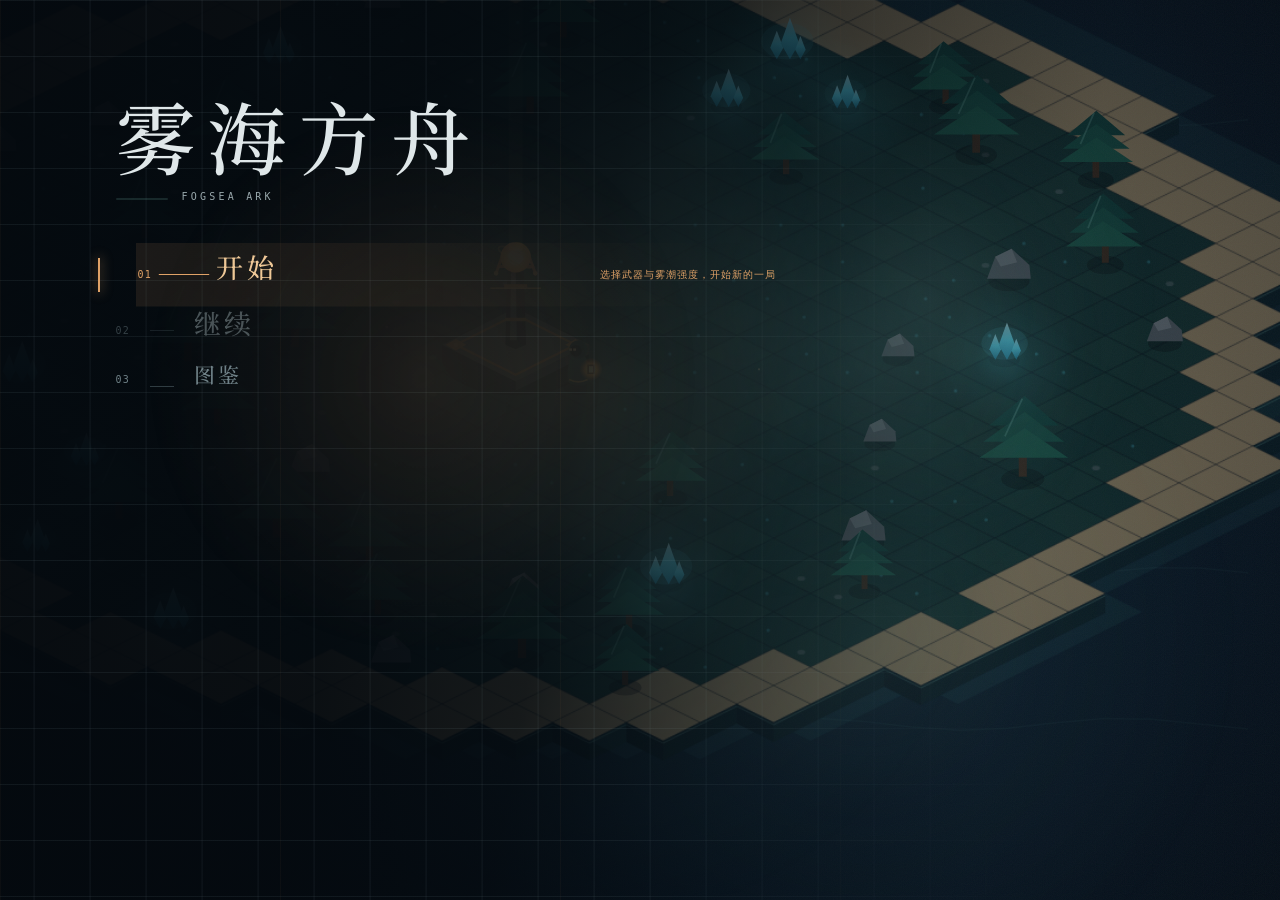
<file: index.html>
<!DOCTYPE html>
<html lang="zh-CN">
<head>
<meta charset="UTF-8">
<meta name="viewport" content="width=device-width, initial-scale=1.0, maximum-scale=1.0, user-scalable=no">
<title>雾海方舟</title>
<link rel="icon" type="image/svg+xml" href="assets/favicon.svg">
<link rel="preconnect" href="https://fonts.googleapis.com">
<link href="https://fonts.googleapis.com/css2?family=Noto+Serif+SC:wght@300;500;700&family=Noto+Sans+SC:wght@400;500;700;900&display=swap" rel="stylesheet">
  <link rel="stylesheet" href="css/style.css">
</head>
<body>
<canvas id="cv"></canvas>
<canvas id="fxcv"></canvas>
<div id="grain"></div><div id="hurtFx"></div><div id="coreFx"></div>

<div id="hud" class="hidden">
  <div id="topLeft" class="panel">
    <span id="logoMini">雾海方舟</span>
    <span id="phaseChip"><svg viewBox="0 0 24 24" fill="none" stroke="currentColor" stroke-width="2"><circle cx="12" cy="12" r="4"/><path d="M12 2v3M12 19v3M2 12h3M19 12h3M4.9 4.9l2.1 2.1M17 17l2.1 2.1M19.1 4.9L17 7M7 17l-2.1 2.1"/></svg><em id="phaseName" style="font-style:normal">白昼</em></span>
    <span id="dayLabel">第 1 日</span>
    <span id="nightLabel">夜 0/–</span>
    <span id="phaseBarWrap"><span id="phaseBar"></span></span>
  </div>
  <div id="weaponHud" class="panel">
    <span id="weaponHudIcon"></span>
    <div class="whBody">
      <b id="weaponHudName">剑</b>
      <span class="whSub">等级 <span id="weaponHudLv">Lv.1</span> · <span id="weaponHudRoute">近战武器</span></span>
      <span id="weaponHudXpWrap"><span id="weaponHudXp"></span></span>
    </div>
    <span id="weaponHudChev"><svg viewBox="0 0 24 24" fill="none" stroke="currentColor" stroke-width="2.2" stroke-linecap="round" stroke-linejoin="round"><path d="M6 9l6 6 6-6"/></svg></span>
    <div id="weaponSlots"><div id="weaponSlotsRow"></div></div>
    <div id="castBar" aria-hidden="true"><i id="castFill"></i></div>
  </div>
  <div id="topRight">
    <button class="iconBtn" id="btnNight" aria-label="提前入夜" title="提前入夜 (N)"><svg viewBox="0 0 24 24" fill="none" stroke="currentColor" stroke-width="2"><path d="M20 14A8.5 8.5 0 019.5 3.5 8.5 8.5 0 1020 14z"/></svg></button>
    <button class="iconBtn" id="btnSpeed" aria-label="速度">1×</button>
    <button class="iconBtn" id="btnMute" aria-label="音效"></button>
    <button class="iconBtn" id="btnPause" aria-label="暂停"><svg viewBox="0 0 24 24" fill="currentColor"><rect x="6" y="4" width="4" height="16" rx="1"/><rect x="14" y="4" width="4" height="16" rx="1"/></svg></button>
  </div>
  <div id="banner"><h2></h2><p></p></div>
  <div id="toasts"></div>

  <div id="playerPanel" class="panel">
    <div id="ppTop">
      <div id="lvlBadge"><b id="lvlNum">1</b><i>等级</i></div>
      <div style="min-width:0">
        <div id="ppName">守灯人</div>
        <div id="ppStacks"></div>
      </div>
    </div>
    <div class="bar" id="hpBar"><span></span><label><em style="font-style:normal">生命</em><em style="font-style:normal" id="hpTxt">100/100</em></label></div>
    <div class="bar" id="enBar"><span></span><label><em style="font-style:normal" id="enLabel">雾能</em><em style="font-style:normal" id="enTxt">100</em></label></div>
    <div class="bar" id="shieldBar" style="display:none"><span></span><label><em style="font-style:normal">护盾</em><em style="font-style:normal" id="shieldTxt">0</em></label></div>
    <div class="bar" id="xpBar"><span></span></div>
    <div id="cdRow">
      <div class="cdPip" id="dashPip"><span class="fill"></span><svg viewBox="0 0 24 24" fill="none" stroke="currentColor" stroke-width="2"><path d="M13 3L4 14h6l-1 7 9-11h-6l1-7z"/></svg><em>冲刺 <span class="kb kb-hint">空格</span></em></div>
      <div class="cdPip" id="novaPip"><span class="fill"></span><svg viewBox="0 0 24 24" fill="none" stroke="currentColor" stroke-width="2"><circle cx="12" cy="12" r="3"/><circle cx="12" cy="12" r="8" opacity=".5"/></svg><em>雾爆 <span class="kb kb-hint">Q</span></em></div>
    </div>
  </div>

  <div id="handArea">
    <div id="handMeta">
      <div id="resRow"></div>
      <span class="pileChip draw"><svg viewBox="0 0 24 24" fill="none" stroke="currentColor" stroke-width="2"><rect x="4" y="3" width="12" height="16" rx="2"/><path d="M8 7h12v14H8"/></svg>抽牌堆 <b id="drawN">0</b></span>
      <span class="pileChip disc"><svg viewBox="0 0 24 24" fill="none" stroke="currentColor" stroke-width="2"><path d="M4 7h16M9 7V4h6v3M6 7l1 13h10l1-13"/></svg>弃牌 <b id="discN">0</b></span>
      <span class="pileChip limit">手牌 <b id="handN">0/5</b><em id="handWarn"></em></span>
      <span class="pileChip rec">回收率 <b id="recN">0%</b></span>
      <button id="repairBtn"><svg width="13" height="13" viewBox="0 0 24 24" fill="none" stroke="currentColor" stroke-width="2"><path d="M14.7 6.3a4 4 0 00-5.4 5.4L3 18l3 3 6.3-6.3a4 4 0 005.4-5.4l-2.7 2.7-3-3 2.7-2.7z"/></svg>修复 <span class="kb kb-hint">F</span></button>
    </div>
    <div id="handRow"></div>
  </div>

  <div id="rightBottom">
    <div id="coreWrap" class="panel">
      <div class="cwTop"><span>⬢ 方舟核心</span><span id="coreTxt">600/600</span></div>
      <div class="bar" id="coreBar"><span></span></div>
    </div>
    <div id="mmWrap" class="panel"><canvas id="mm" width="132" height="132"></canvas></div>
  </div>
  <div id="recycleZone" class="recycleZone" role="button" tabindex="0" aria-label="回收超额手牌">
    <div class="rzHead"><svg viewBox="0 0 24 24" fill="none" stroke="currentColor" stroke-width="2"><path d="M8 5 3 10l5 5"/><path d="M3 10h11a6 6 0 0 1 0 12h-3"/></svg><b>回收卡牌</b></div>
    <div class="rzBack">返还 <b id="recycleBack">0%</b></div>
    <div class="rzHint">拖入 · 或选中后点击</div>
  </div>
</div>

<div id="dragCard"></div>

<div id="touchUI">
  <div id="stick"><div id="knob"></div></div>
  <button class="tBtn" id="btnDash"><svg viewBox="0 0 24 24" fill="none" stroke="currentColor" stroke-width="2"><path d="M13 3L4 14h6l-1 7 9-11h-6l1-7z"/></svg>冲刺</button>
  <button class="tBtn" id="btnNova"><svg viewBox="0 0 24 24" fill="none" stroke="currentColor" stroke-width="2"><circle cx="12" cy="12" r="3"/><circle cx="12" cy="12" r="8" opacity=".5"/></svg>雾爆</button>
</div>

<div class="overlay show" id="menu">
  <div class="scrim"></div>
  <div class="uiField" aria-hidden="true"><div class="uiGrid"></div><div class="uiScan"></div><div class="uiGlow" id="menuGlow"></div></div>
  <div id="menuPanel" data-view="title">
    <section class="menuView" data-view="title">
      <div class="menuHead">
        <h1 id="gameTitle" aria-label="雾海方舟"><span class="glyph" style="--j:0">雾</span><span class="glyph" style="--j:1">海</span><span class="glyph" style="--j:2">方</span><span class="glyph" style="--j:3">舟</span></h1>
        <div class="subtitle" id="gameSub"><span class="bar"></span><span>FOGSEA ARK</span></div>
      </div>
      <div id="saveWarn" class="saveWarn" hidden>
        <b>存档异常</b>
        <span id="saveWarnText"></span>
        <button id="saveWarnAck" aria-label="知道了">知道了</button>
      </div>
      <nav class="menuFoot menuList" id="menuList" aria-label="主菜单">
        <span class="cursorMark" id="menuCursor" aria-hidden="true"></span>
        <button class="menuRow primary" id="startBtn" style="--i:0">
          <span class="mrNo">01</span><span class="mrRule"></span><span class="mrZh">开始</span><span class="mrDesc">选择武器与雾潮强度，开始新的一局</span>
        </button>
        <button class="menuRow" id="btnContinue" style="--i:1">
          <span class="mrNo">02</span><span class="mrRule"></span><span class="mrZh">继续</span><span class="mrDesc">读取存档位，回到上次停泊的坐标</span>
        </button>
        <button class="menuRow sub" id="btnCodexMenu" style="--i:2">
          <span class="mrNo">03</span><span class="mrRule"></span><span class="mrZh">图鉴</span><span class="mrDesc">查阅角色、卡牌、雾裔与刻印</span>
        </button>
      </nav>
    </section>
    <section class="menuView" data-view="prep">
      <div class="prepHead"><h2>出航准备</h2></div>
      <div class="menuScroll">
        <button id="prepWeaponBtn" class="prepWeaponBtn" aria-expanded="false">
          <span id="prepWeaponIcon"></span>
          <span class="prepWeaponText"><small>当前武器</small><b id="prepWeaponName">剑</b></span>
          <em>更换</em>
        </button>
        <div class="secT">雾潮强度</div>
        <div id="diffRow"></div>
        <p class="prepNote" id="prepMageNote">第 2 日黎明可转职「法师」：生命上限降低，以法力施法，手牌上限提高。</p>
        <div class="secT">文明传承</div>
        <div id="emberRow">
          <span id="emberCount"><svg viewBox="0 0 24 24" fill="currentColor"><path d="M12 2c1 4-4 6-4 11a4 4 0 008 0c0-2-1-3-1-5 2 1 4 3 4 6a7 7 0 01-14 0C5 8 11 6 12 2z"/></svg><span id="emberNum">0</span> 火种</span>
          <span id="bestChip"></span>
        </div>
        <div id="blessList"></div>
        <div class="secT">操作</div>
        <div id="ctrlGrid">
          <div><span class="kb">WASD</span>移动</div>
          <div><span class="kb">自动</span>有怪攻击 / 无怪采集</div>
          <div><span class="kb">点选 / 拖拽</span>卡牌落地</div>
          <div><span class="kb">空格</span>冲刺<span class="kb">N</span>入夜</div>
          <div><span class="kb">Q</span>雾爆<span class="kb">F</span>修复</div>
          <div><span class="kb">K</span>随时存档<span class="kb">S</span>暂停存档</div>
        </div>
      </div>
      <div class="weaponDrop" id="weaponDrop" role="dialog" aria-label="选择武器">
        <div class="weaponList" id="weaponGrid"></div>
      </div>
      <div class="prepFoot">
        <button id="launchBtn">启航</button>
        <button class="mBtn" id="btnPrepBack">返回</button>
      </div>
    </section>
    <section class="menuView" data-view="load">
      <div class="prepHead"><h2>存档</h2></div>
      <div class="menuScroll"><div id="menuSlotList"></div></div>
      <div class="prepFoot"><button class="mBtn" id="btnLoadBack">返回</button></div>
    </section>
  </div>
</div>

<div class="overlay" id="dawnOv" role="dialog" aria-modal="true">
  <div class="scrim"></div>
  <div class="dawnBox">
    <div class="dawnStep" id="dawnStep">1 / 2</div>
    <div class="dawnTitle" id="dawnTitle">黎明</div>
    <div class="dawnSub" id="dawnSub"></div>
    <div class="pickRow" id="dawnRow"></div>
    <button class="skipBtn" id="dawnSkip">跳过</button>
  </div>
</div>

<div class="overlay" id="pauseOv" role="dialog" aria-modal="true">
  <div class="scrim"></div>
  <div class="uiField compact" aria-hidden="true"><div class="uiGrid"></div><div class="uiScan"></div></div>
  <div class="modalBox pausePanel">
    <div class="pausePages" id="pausePages">
      <section class="pausePage" data-pg="main">
        <div class="pauseHead">
          <h2>暂停</h2>
        </div>
        <div class="pauseList" id="pauseList">
          <span class="cursorMark" id="pauseCursor" aria-hidden="true"></span>
          <button class="pauseRow primary" id="btnResume" style="--i:0">
            <span class="prNo">01</span><span class="prRule"></span><span class="prZh">继续</span>
          </button>
          <button class="pauseRow" id="btnSave" style="--i:1">
            <span class="prNo">02</span><span class="prRule"></span><span class="prZh">存档</span>
          </button>
          <button class="pauseRow" id="btnCodexPause" style="--i:2">
            <span class="prNo">03</span><span class="prRule"></span><span class="prZh">图鉴</span>
          </button>
          <button class="pauseRow" id="btnRestart" style="--i:3">
            <span class="prNo">04</span><span class="prRule"></span><span class="prZh">重新开始</span>
          </button>
          <button class="pauseRow" id="btnToTitle" style="--i:4">
            <span class="prNo">05</span><span class="prRule"></span><span class="prZh">返回标题</span>
          </button>
        </div>
      </section>
      <section class="pausePage" data-pg="slots">
        <h2>存档位</h2>
        <div class="msub" id="pauseSlotSub">点卡片展开操作</div>
        <div id="pauseSlotList"></div>
        <button class="mBtn ghost" id="btnPauseSlotBack">返回</button>
      </section>
      <section class="pausePage" data-pg="confirm">
        <div class="confirmPage">
          <h2 id="pauseCfmTitle"></h2>
          <div class="msub" id="pauseCfmSub"></div>
          <button class="mBtn primary" id="pauseCfmYes">确认</button>
          <button class="mBtn" id="pauseCfmNo">取消</button>
        </div>
      </section>
    </div>
  </div>
</div>

<div class="overlay" id="endOv" role="dialog" aria-modal="true">
  <div class="scrim"></div>
  <div class="modalBox">
    <h2 id="endTitle"></h2>
    <div class="msub" id="endSub"></div>
    <div id="statsGrid"></div>
    <div id="emberGainRow">
      <svg viewBox="0 0 24 24" fill="#ff8a3d"><path d="M12 2c1 4-4 6-4 11a4 4 0 008 0c0-2-1-3-1-5 2 1 4 3 4 6a7 7 0 01-14 0C5 8 11 6 12 2z"/></svg>
      <span>火种</span><span id="emberGain">+0</span><span id="emberTotal"></span>
    </div>
    <button class="mBtn primary" id="btnAgain">再次远航</button>
    <button class="mBtn book" id="btnEndless">继续守护</button>
    <button class="mBtn" id="btnTitle2">返回标题</button>
  </div>
</div>

<div class="overlay" id="slotOv" role="dialog" aria-modal="true" aria-label="存档位">
  <div class="scrim"></div>
  <div class="uiField compact" aria-hidden="true"><div class="uiGrid"></div></div>
  <div class="modalBox slotBox">
    <h2 id="slotTitle">存档位</h2>
    <div id="slotList"></div>
    <button class="mBtn" id="slotDelete">删除存档</button>
    <button class="mBtn" id="slotBack">返回</button>
  </div>
</div>

<div class="overlay" id="confirmOv" role="alertdialog" aria-modal="true" aria-labelledby="confirmTitle">
  <div class="scrim"></div>
  <div class="uiField compact" aria-hidden="true"><div class="uiGrid"></div></div>
  <div class="modalBox confirmBox">
    <h2 id="confirmTitle"></h2>
    <div class="msub" id="confirmSub"></div>
    <button class="mBtn primary" id="confirmYes">确认</button>
    <button class="mBtn" id="confirmNo">取消</button>
  </div>
</div>

<div class="overlay" id="codexOv" role="dialog" aria-modal="true" aria-label="雾海图鉴">
  <div class="scrim"></div>
  <div id="codexPanel">
    <div class="cxHead">
      <h2>雾海图鉴</h2>
      <div class="cxHeadMeta"><span id="cxCount">— 条</span><span class="cxProg" title="击杀、拾获、铭刻过的条目计入手册收集"><i id="cxProgFill"></i></span></div>
      <button id="cxClose" aria-label="关闭"><svg viewBox="0 0 24 24" fill="none" stroke="currentColor" stroke-width="2.2" stroke-linecap="round"><path d="M6 6l12 12M18 6L6 18"/></svg></button>
    </div>
    <div class="cxTools">
      <label class="cxSearchWrap">
        <svg viewBox="0 0 24 24" fill="none" stroke="currentColor" stroke-width="2"><circle cx="11" cy="11" r="7"/><path d="M20 20l-4-4"/></svg>
        <input id="cxSearch" type="search" placeholder="搜索名称 / 效果…" autocomplete="off">
      </label>
      <div id="cxCats"></div>
    </div>
    <div class="cxBody">
      <div id="cxList"></div>
      <div id="cxDetail">
        <div class="cxDTop">
          <div class="cxVis"><canvas id="cxPreview"></canvas><div id="cxIcon"></div></div>
          <div class="cxDHead"><div id="cxName">—</div><div id="cxTags"></div><p id="cxDesc"></p></div>
        </div>
        <div id="cxStats"></div>
        <div class="cxRelT">相关条目</div>
        <div id="cxRel"></div>
        <div id="cxTagT" class="cxRelT">标签</div>
        <div id="cxEntryTags"></div>
      </div>
    </div>
    <div class="cxFoot"><span id="cxFootL">雾海方舟 · 记录册</span><span class="kb-hint">↑ ↓ 切换 · Esc 关闭</span></div>
  </div>
</div>

<script src="js/00-core.js"></script>
<script src="js/01-audio.js"></script>
<script src="js/02-world.js"></script>
<script src="js/03-data.js"></script>
<script src="js/04-state.js"></script>
<script src="js/05-input.js"></script>
<script src="js/06-hand.js"></script>
<script src="js/07-combat.js"></script>
<script src="js/07b-spells.js"></script>
<script src="js/08-progress.js"></script>
<script src="js/09-render.js"></script>
<script src="js/vendor/three.min.js"></script>
<script src="js/09b-fx.js"></script>
<script src="js/10-ui.js"></script>
<script src="js/11-main.js"></script>
</body>
</html>
</file>
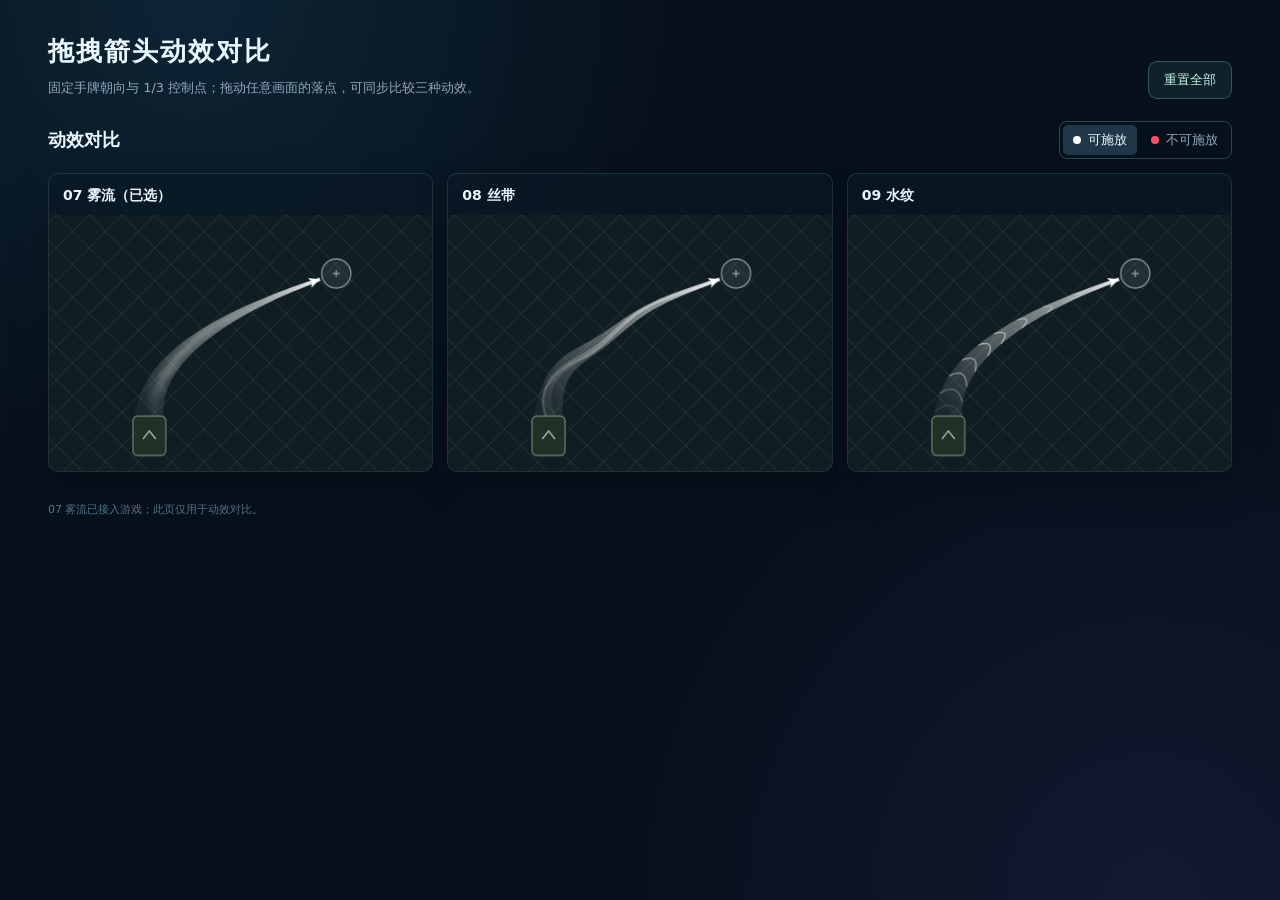
<file: drag-arrow-test.html>
<!DOCTYPE html>
<html lang="zh-CN">
<head>
<meta charset="UTF-8">
<meta name="viewport" content="width=device-width,initial-scale=1">
<title>拖拽箭头动效对比</title>
<style>
  *{box-sizing:border-box}
  body{margin:0;min-height:100vh;background:#07111c;color:#eaf7ff;font-family:Inter,"Noto Sans SC",system-ui,sans-serif;
    background-image:radial-gradient(circle at 15% 0%,rgba(46,134,181,.16),transparent 34%),radial-gradient(circle at 90% 100%,rgba(92,76,190,.13),transparent 36%)}
  header{max-width:1240px;margin:auto;padding:34px 28px 22px;display:flex;align-items:flex-end;justify-content:space-between;gap:20px}
  h1{margin:0;font-size:26px;letter-spacing:2px}
  header p{margin:8px 0 0;color:#8da9b8;font-size:13px;line-height:1.7}
  button{border:1px solid rgba(143,227,208,.28);background:rgba(143,227,208,.08);color:#bff7ea;border-radius:9px;padding:9px 15px;cursor:pointer}
  button:hover{background:rgba(143,227,208,.15)}
  footer{max-width:1240px;margin:auto;padding:0 28px 30px;color:#557486;font-size:11px}
  .compare{max-width:1240px;margin:0 auto 30px;padding:0 28px}
  .compareBar{display:flex;align-items:center;justify-content:space-between;gap:12px;flex-wrap:wrap;margin-bottom:14px}
  h2{margin:0;font-size:18px}
  .status{display:flex;gap:4px;padding:3px;border:1px solid #2b4652;border-radius:8px}
  .status button{display:flex;align-items:center;gap:7px;border:0;border-radius:5px;background:none;color:#8da9b8;padding:6px 10px}
  .status button::before{content:'';width:8px;height:8px;border-radius:50%;background:var(--swatch)}
  .status button[aria-pressed="true"]{background:#203747;color:#eaf7ff}
  .compareGrid{display:grid;grid-template-columns:repeat(3,minmax(0,1fr));gap:14px}
  .compareGrid article{position:relative;overflow:hidden;border:1px solid rgba(143,227,208,.14);border-radius:10px;background:rgba(10,25,37,.78);
    box-shadow:0 16px 40px rgba(0,0,0,.18)}
  .compareGrid .info{padding:13px 14px 10px}
  .compareGrid h3{margin:0;font-size:14px}
  .compareGrid canvas{display:block;width:100%;height:auto;aspect-ratio:3/2;touch-action:none;cursor:crosshair}
  .compareGrid canvas:active{cursor:grabbing}
  .compareGrid canvas:focus-visible,.status button:focus-visible{outline:2px solid #bff7ea;outline-offset:-3px}
  @media(max-width:820px){header{align-items:flex-start;flex-direction:column}.compareGrid{grid-template-columns:1fr}}
</style>
</head>
<body>
<header>
  <div><h1>拖拽箭头动效对比</h1><p>固定手牌朝向与 1/3 控制点；拖动任意画面的落点，可同步比较三种动效。</p></div>
  <button id="reset" type="button">重置全部</button>
</header>
<section class="compare" aria-labelledby="compareTitle">
  <div class="compareBar">
    <h2 id="compareTitle">动效对比</h2>
    <div class="status" role="group" aria-label="落点状态">
      <button type="button" data-state="valid" aria-pressed="true" style="--swatch:#ffffff">可施放</button>
      <button type="button" data-state="invalid" aria-pressed="false" style="--swatch:#ff4d6d">不可施放</button>
    </div>
  </div>
  <div class="compareGrid">
    <article><div class="info"><h3>07 雾流（已选）</h3></div><canvas data-motion="mist" tabindex="0" aria-label="雾流箭头，拖动落点，或用方向键移动"></canvas></article>
    <article><div class="info"><h3>08 丝带</h3></div><canvas data-motion="silk" tabindex="0" aria-label="丝带箭头，拖动落点，或用方向键移动"></canvas></article>
    <article><div class="info"><h3>09 水纹</h3></div><canvas data-motion="water" tabindex="0" aria-label="水纹箭头，拖动落点，或用方向键移动"></canvas></article>
  </div>
</section>
<footer>07 雾流已接入游戏；此页仅用于动效对比。</footer>
<script>
const boards=[...document.querySelectorAll('canvas[data-motion]')].map(canvas=>({canvas,ctx:canvas.getContext('2d'),motion:canvas.dataset.motion}));
const start={x:110,y:222},home={x:315,y:64},target={...home};
const reducedMotion=matchMedia('(prefers-reduced-motion: reduce)');
const palettes={valid:[255,255,255],invalid:[255,77,109]};
let state='valid',drag=null,impulse=0;
const bound=(value,min,max)=>Math.max(min,Math.min(max,value));

function moveTarget(x,y){
  const nextX=bound(x,28,392),nextY=bound(y,26,194);
  impulse=bound(impulse+(nextX-target.x)*.16,-6,6);
  target.x=nextX;target.y=nextY;
}

function arrowSamples(motion,time){
  const reach=Math.hypot(target.x-start.x,target.y-start.y);
  const control={x:start.x,y:start.y-reach/3};
  const angle=Math.atan2(target.y-control.y,target.x-control.x),gap=Math.min(19,reach*.5);
  const end={x:target.x-Math.cos(angle)*gap,y:target.y-Math.sin(angle)*gap};
  return Array.from({length:49},(_,i)=>{
    const t=i/48,u=1-t;
    const dx=u*(control.x-start.x)+t*(end.x-control.x),dy=u*(control.y-start.y)+t*(end.y-control.y);
    const length=Math.hypot(dx,dy)||1,nx=-dy/length,ny=dx/length;
    const sway=motion==='silk'?Math.sin(Math.PI*t)**2*(Math.sin(t*9-time*3.1)*5+impulse):0;
    return {t,x:u*u*start.x+2*u*t*control.x+t*t*end.x+nx*sway,
      y:u*u*start.y+2*u*t*control.y+t*t*end.y+ny*sway,nx,ny,w:1.9+14*u**1.3};
  });
}

function drawBand(ctx,points,edge){
  ctx.beginPath();
  for(let side=1;side>=-1;side-=2){
    for(let i=0;i<points.length;i++){
      const p=points[side===1?i:points.length-1-i],offset=edge(p,side);
      const x=p.x+p.nx*offset,y=p.y+p.ny*offset;
      if(side===1&&i===0)ctx.moveTo(x,y);else ctx.lineTo(x,y);
    }
  }
  ctx.closePath();
}

function drawBoard({canvas,ctx,motion},time){
  const scale=Math.min(devicePixelRatio||1,2),width=Math.round(420*scale),height=Math.round(280*scale);
  if(canvas.width!==width||canvas.height!==height){canvas.width=width;canvas.height=height;}
  ctx.setTransform(canvas.width/420,0,0,canvas.height/280,0,0);
  ctx.fillStyle='#101e23';ctx.fillRect(0,0,420,280);
  ctx.strokeStyle='#26383b';ctx.lineWidth=1;ctx.beginPath();
  for(let x=-280;x<700;x+=36){ctx.moveTo(x,0);ctx.lineTo(x+280,280);ctx.moveTo(x,0);ctx.lineTo(x-280,280);}
  ctx.stroke();

  const [r,g,b]=palettes[state];
  const ink=(alpha,light=0)=>`rgba(${Math.round(r+(255-r)*light)},${Math.round(g+(255-g)*light)},${Math.round(b+(255-b)*light)},${alpha})`;
  const points=arrowSamples(motion,time),tip=points[points.length-1];
  const gradient=ctx.createLinearGradient(start.x,start.y,tip.x,tip.y);
  gradient.addColorStop(0,ink(.045));gradient.addColorStop(.32,ink(.23));gradient.addColorStop(.72,ink(.52));gradient.addColorStop(1,ink(.94));
  ctx.fillStyle=gradient;
  drawBand(ctx,points,(p,side)=>side*p.w);ctx.fill();

  ctx.save();ctx.clip();
  if(motion==='mist'){
    for(let layer=0;layer<3;layer++){
      const fog=ctx.createLinearGradient(start.x,start.y,tip.x,tip.y);
      for(let i=0;i<=24;i++){
        const t=i/24,wave=.5+.5*Math.sin(t*23-time*3+layer*2.1);
        fog.addColorStop(t,ink((.015+.24*wave*wave)*Math.min(1,t*5)*(1-t*.60),.44));
      }
      ctx.fillStyle=fog;ctx.filter='blur(2px)';
      drawBand(ctx,points,(p,side)=>p.w*(Math.sin(p.t*11-time*2+layer*2)*.32+side*.43));ctx.fill();
    }
  }else if(motion==='silk'){
    const sheen=ctx.createLinearGradient(start.x,start.y,tip.x,tip.y);
    sheen.addColorStop(0,ink(.04,.35));sheen.addColorStop(.55,ink(.33,.40));sheen.addColorStop(1,ink(.36,.26));
    ctx.fillStyle=sheen;
    drawBand(ctx,points,(p,side)=>p.w*(.40*Math.sin(p.t*11-time*3.1)+side*.36));ctx.fill();
    ctx.fillStyle=ink(.17,.46);
    drawBand(ctx,points,(p,side)=>p.w*(.63*Math.sin(p.t*9-time*3.1+.65)+side*.10));ctx.fill();
  }else{
    ctx.filter='blur(.65px)';ctx.lineCap='round';
    for(let i=0;i<10;i++){
      const t=(i/10+time*.32)%1,p=points[Math.round(t*48)];
      const dx=p.ny,dy=-p.nx,w=p.w;
      ctx.beginPath();ctx.moveTo(p.x-p.nx*w-dx*6,p.y-p.ny*w-dy*6);
      ctx.quadraticCurveTo(p.x+dx*12,p.y+dy*12,p.x+p.nx*w-dx*6,p.y+p.ny*w-dy*6);
      ctx.lineWidth=1.5;ctx.strokeStyle=ink(.52*Math.sin(Math.PI*t),.48);ctx.stroke();
    }
  }
  ctx.restore();

  const dx=tip.ny,dy=-tip.nx,bx=tip.x-dx*12,by=tip.y-dy*12;
  ctx.fillStyle=ink(.97,.18);ctx.beginPath();ctx.moveTo(tip.x,tip.y);
  ctx.lineTo(bx+tip.nx*5.5,by+tip.ny*5.5);ctx.lineTo(bx+dx*3,by+dy*3);
  ctx.lineTo(bx-tip.nx*5.5,by-tip.ny*5.5);ctx.closePath();ctx.fill();
  ctx.fillStyle=ink(.08);ctx.strokeStyle=ink(.52);ctx.lineWidth=1.35;
  ctx.beginPath();ctx.arc(target.x,target.y,16,0,Math.PI*2);ctx.fill();ctx.stroke();
  ctx.beginPath();ctx.moveTo(target.x-4,target.y);ctx.lineTo(target.x+4,target.y);
  ctx.moveTo(target.x,target.y-4);ctx.lineTo(target.x,target.y+4);ctx.stroke();
  ctx.fillStyle='#203126';ctx.strokeStyle='#697e6d';
  ctx.beginPath();ctx.roundRect(start.x-18,start.y-2,36,43,5);ctx.fill();ctx.stroke();
  ctx.strokeStyle=ink(.7);ctx.beginPath();ctx.moveTo(start.x-7,start.y+23);ctx.lineTo(start.x,start.y+14);
  ctx.lineTo(start.x+7,start.y+23);ctx.stroke();
}

for(const {canvas} of boards){
  const move=e=>{const r=canvas.getBoundingClientRect();moveTarget((e.clientX-r.left)*420/r.width,(e.clientY-r.top)*280/r.height);};
  canvas.addEventListener('pointerdown',e=>{
    if(e.button!==0||drag)return;
    drag={canvas,id:e.pointerId};canvas.setPointerCapture(e.pointerId);move(e);
  });
  canvas.addEventListener('pointermove',e=>{if(drag?.canvas===canvas&&drag.id===e.pointerId)move(e);});
  canvas.addEventListener('lostpointercapture',e=>{if(drag?.canvas===canvas&&drag.id===e.pointerId)drag=null;});
  canvas.addEventListener('keydown',e=>{
    const shift={ArrowLeft:[-8,0],ArrowRight:[8,0],ArrowUp:[0,-8],ArrowDown:[0,8]}[e.key];
    if(!shift)return;e.preventDefault();moveTarget(target.x+shift[0],target.y+shift[1]);
  });
}
const statusButtons=[...document.querySelectorAll('.status button')];
for(const button of statusButtons)button.addEventListener('click',()=>{
  state=button.dataset.state;
  for(const item of statusButtons)item.setAttribute('aria-pressed',String(item.dataset.state===state));
});
function renderComparison(ms){
  impulse*=.91;
  for(const board of boards)drawBoard(board,reducedMotion.matches?0:ms/1000);
  requestAnimationFrame(renderComparison);
}
requestAnimationFrame(renderComparison);

document.querySelector('#reset').addEventListener('click',()=>{
  Object.assign(target,home);impulse=0;
  statusButtons[0].click();
});
</script>
</body>
</html>
</file>
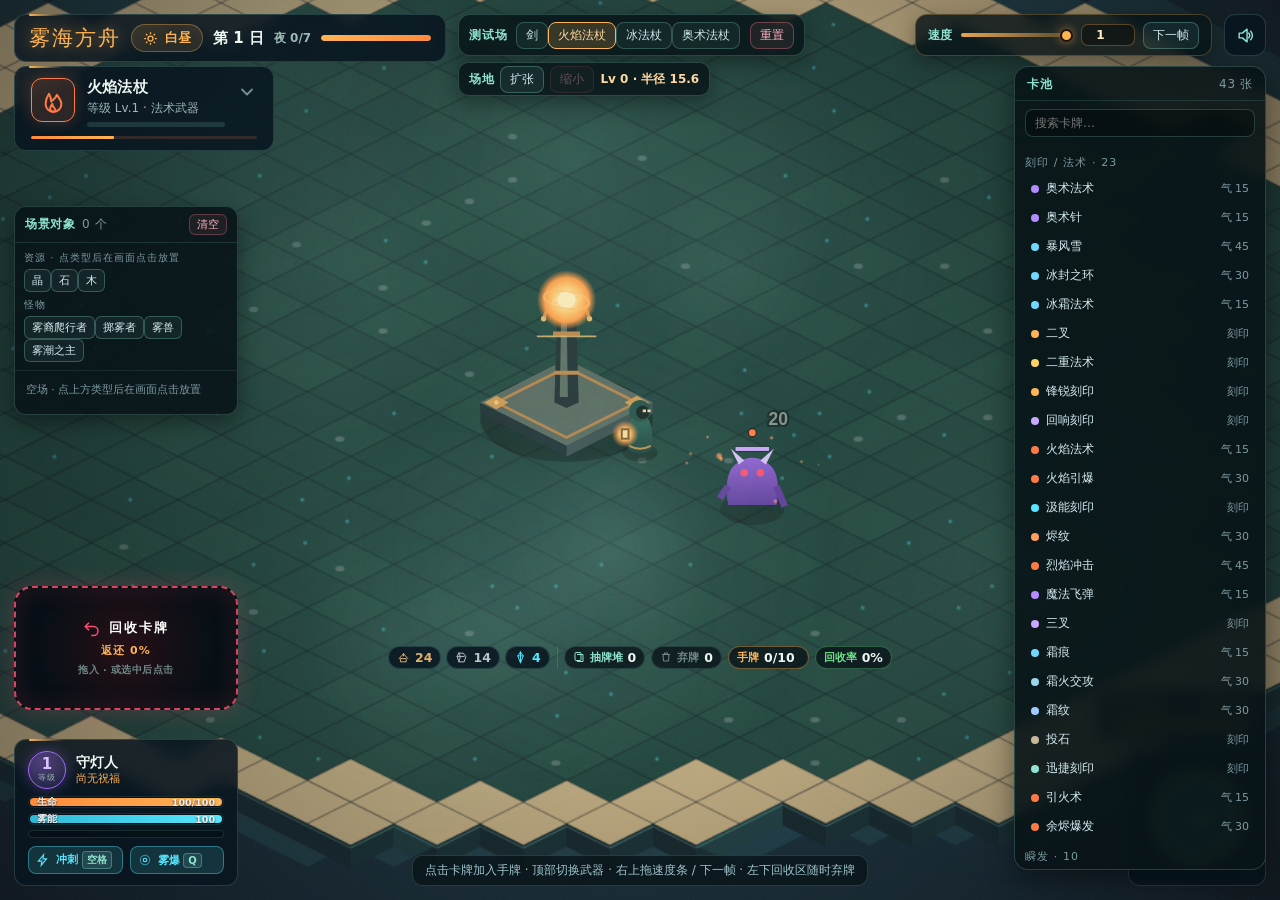
<file: testbed.html>
<!DOCTYPE html>
<html lang="zh-CN">
<head>
<meta charset="UTF-8">
<meta name="viewport" content="width=device-width, initial-scale=1.0, maximum-scale=1.0, user-scalable=no">
<title>雾海方舟 · 测试场</title>
<link rel="icon" type="image/svg+xml" href="assets/favicon.svg">
<link rel="stylesheet" href="css/style.css">
<style>
  /* 测试场：隐藏开局、暂停、黎明、结算、存档、图鉴等流程层 */
  #menu,#dawnOv,#pauseOv,#endOv,#slotOv,#confirmOv,#codexOv{display:none!important;}
  #btnPause,#btnNight{display:none!important;}
  /* 顶部武器切换：紧贴流程 HUD 右侧（位置由 JS 量 topLeft 后锚定） */
  #tbWeap{position:fixed;top:14px;left:320px;height:42px;z-index:40;display:flex;align-items:center;gap:6px;
    padding:0 10px;border-radius:12px;background:rgba(8,20,24,.82);border:1px solid rgba(143,227,208,.22);
    box-shadow:0 6px 20px rgba(0,0,0,.35);backdrop-filter:blur(6px);font-size:12px;color:#bfe8f5;white-space:nowrap;}
  #tbWeap>b{color:#8fe3d0;letter-spacing:.08em;font-weight:700;margin-right:2px;}
  .tbWeap{border:1px solid rgba(143,227,208,.25);background:rgba(143,227,208,.06);color:#cfe9ee;
    border-radius:8px;padding:4px 9px;font-size:12px;cursor:pointer;transition:.15s;font-family:inherit;}
  .tbWeap:hover{background:rgba(143,227,208,.16);border-color:rgba(143,227,208,.5);}
  .tbWeap.on{background:rgba(255,180,84,.18);border-color:#ffb454;color:#ffd9a0;}
  #tbWeap #tbReset{margin-left:4px;border-color:rgba(255,122,144,.35);color:#ffb3c0;background:rgba(255,122,144,.08);}
  /* 场地扩张 / 缩小：紧跟武器条下方 */
  #tbField{position:fixed;top:60px;left:320px;height:34px;z-index:40;display:flex;align-items:center;gap:6px;
    padding:0 10px;border-radius:10px;background:rgba(8,20,24,.82);border:1px solid rgba(143,227,208,.22);
    box-shadow:0 6px 20px rgba(0,0,0,.35);backdrop-filter:blur(6px);font-size:12px;color:#bfe8f5;white-space:nowrap;}
  #tbField .lbl{color:#8fe3d0;letter-spacing:.06em;font-weight:700;}
  #tbField button{border:1px solid rgba(143,227,208,.3);background:rgba(143,227,208,.08);color:#cfe9ee;
    border-radius:8px;padding:4px 9px;font-size:12px;cursor:pointer;font-family:inherit;transition:.15s;}
  #tbField button:hover:not(:disabled){background:rgba(143,227,208,.18);border-color:rgba(143,227,208,.55);}
  #tbField button:disabled{opacity:.35;cursor:not-allowed;}
  #tbField #tbShrink{border-color:rgba(255,122,144,.35);color:#ffb3c0;background:rgba(255,122,144,.08);}
  #tbField .tbFieldVal{color:#ffd9a0;font-weight:700;min-width:74px;text-align:center;}
  /* 顶部速度控制：紧贴右上按钮组左侧（位置由 JS 量 topRight 后锚定） */
  #tbSpeed{position:fixed;top:14px;right:70px;height:42px;z-index:40;display:flex;align-items:center;gap:8px;
    padding:0 12px;border-radius:12px;background:rgba(8,20,24,.82);border:1px solid rgba(255,180,84,.26);
    box-shadow:0 6px 20px rgba(0,0,0,.35);backdrop-filter:blur(6px);font-size:12px;color:#ffd9a0;white-space:nowrap;}
  #tbSpeed .lbl{color:#8fe3d0;letter-spacing:.06em;font-weight:700;}
  #tbSpeedRange{-webkit-appearance:none;appearance:none;width:112px;height:4px;border-radius:3px;
    background:linear-gradient(90deg,rgba(255,180,84,.9),rgba(255,180,84,.22));outline:none;cursor:pointer;}
  #tbSpeedRange::-webkit-slider-thumb{-webkit-appearance:none;width:13px;height:13px;border-radius:50%;
    background:#ffb454;border:2px solid #241005;box-shadow:0 0 10px rgba(255,180,84,.55);cursor:pointer;}
  #tbSpeedRange::-moz-range-thumb{width:13px;height:13px;border:2px solid #241005;border-radius:50%;background:#ffb454;}
  #tbSpeedNum{width:54px;padding:3px 6px;border-radius:7px;border:1px solid rgba(255,180,84,.3);
    background:rgba(0,0,0,.35);color:#ffe9c6;font-size:12px;font-weight:700;text-align:center;font-family:inherit;}
  #tbSpeedNum:focus{outline:none;border-color:#ffb454;}
  #tbStep{border:1px solid rgba(143,227,208,.3);background:rgba(143,227,208,.08);color:#cfe9ee;
    border-radius:8px;padding:4px 9px;font-size:12px;cursor:pointer;font-family:inherit;transition:.15s;}
  #tbStep:hover{background:rgba(143,227,208,.18);border-color:rgba(143,227,208,.55);}
  #tbStep:active{transform:translateY(1px);}
  /* 场景对象：默认空场，点类型后在画面点击放置 */
  #tbScene{position:fixed;left:14px;top:206px;width:224px;max-height:calc(100vh - 545px);z-index:40;
    display:flex;flex-direction:column;border-radius:12px;background:rgba(8,20,24,.88);
    border:1px solid rgba(143,227,208,.2);box-shadow:0 8px 22px rgba(0,0,0,.4);
    color:#cfe9ee;font-size:12px;overflow:hidden;}
  .tbSceneHead{display:flex;align-items:center;gap:6px;padding:7px 10px;border-bottom:1px solid rgba(143,227,208,.14);
    color:#8fe3d0;font-weight:700;letter-spacing:.06em;}
  .tbSceneHead em{font-style:normal;color:#7d9aa1;font-weight:400;}
  .tbSceneHead button{margin-left:auto;border:1px solid rgba(255,122,144,.3);background:rgba(255,122,144,.08);
    color:#ffb3c0;border-radius:6px;padding:2px 7px;font-size:11px;cursor:pointer;font-family:inherit;}
  .tbSpawn{padding:6px 9px 8px;display:flex;flex-wrap:wrap;gap:4px;align-items:center;
    border-bottom:1px solid rgba(143,227,208,.1);}
  .tbSpawnL{width:100%;color:#7d9aa1;font-size:10px;letter-spacing:.1em;margin-top:2px;}
  .tbType{border:1px solid rgba(143,227,208,.28);background:rgba(143,227,208,.07);color:#d6edf2;
    border-radius:6px;padding:3px 7px;font-size:11px;cursor:pointer;font-family:inherit;transition:.12s;}
  .tbType:hover{background:rgba(143,227,208,.18);border-color:rgba(143,227,208,.55);}
  .tbType.on{background:rgba(255,180,84,.2);border-color:#ffb454;color:#ffd9a0;}
  #tbSceneList{flex:1;overflow:auto;padding:3px 8px 8px;}
  .tbObj{display:flex;align-items:center;gap:6px;padding:3px 2px;border-bottom:1px solid rgba(143,227,208,.07);}
  .tbObj span{flex:1;min-width:0;overflow:hidden;text-overflow:ellipsis;white-space:nowrap;}
  .tbObj em{font-style:normal;color:#7d9aa1;font-size:10px;flex:none;}
  .tbObj button{border:1px solid rgba(255,122,144,.3);background:rgba(255,122,144,.08);color:#ffb3c0;
    border-radius:5px;width:18px;height:18px;line-height:1;padding:0;cursor:pointer;font-family:inherit;}
  .tbEmpty{color:#7d9aa1;font-size:10.5px;padding:8px 3px;line-height:1.5;}
  /* 卡池面板：整体上移 */
  #tbPool{position:fixed;right:14px;top:66px;width:252px;max-height:calc(100vh - 96px);z-index:40;
    display:flex;flex-direction:column;border-radius:14px;background:rgba(8,20,24,.9);
    border:1px solid rgba(143,227,208,.22);box-shadow:0 10px 28px rgba(0,0,0,.42);backdrop-filter:blur(8px);
    color:#cfe9ee;font-size:12px;overflow:hidden;}
  #tbPool .tbHead{display:flex;align-items:center;justify-content:space-between;padding:9px 12px 7px;
    border-bottom:1px solid rgba(143,227,208,.14);color:#8fe3d0;font-weight:700;letter-spacing:.06em;}
  #tbPool .tbHead em{font-style:normal;color:#7d9aa1;font-weight:400;}
  #tbSearch{margin:8px 10px;padding:6px 9px;border-radius:8px;border:1px solid rgba(143,227,208,.22);
    background:rgba(0,0,0,.3);color:#dffaff;font-size:12px;outline:none;}
  #tbSearch:focus{border-color:rgba(143,227,208,.55);}
  #tbPoolList{flex:1;overflow:auto;padding:2px 8px 10px;}
  #tbPoolList::-webkit-scrollbar{width:6px;}
  #tbPoolList::-webkit-scrollbar-thumb{background:rgba(143,227,208,.28);border-radius:4px;}
  .tbGroup{margin:8px 2px 4px;color:#7d9aa1;font-size:11px;letter-spacing:.1em;}
  .tbCard{display:flex;align-items:center;gap:7px;padding:5px 7px;border-radius:8px;cursor:pointer;
    border:1px solid transparent;transition:.12s;color:#d6edf2;}
  .tbCard:hover{background:rgba(143,227,208,.1);border-color:rgba(143,227,208,.28);}
  .tbCard i{width:8px;height:8px;border-radius:50%;flex:none;background:#8fe3d0;}
  .tbCard span{flex:1;min-width:0;overflow:hidden;text-overflow:ellipsis;white-space:nowrap;}
  .tbCard em{font-style:normal;color:#7d9aa1;font-size:11px;flex:none;}
  #tbHint{position:fixed;left:50%;bottom:14px;transform:translateX(-50%);z-index:40;
    padding:6px 12px;border-radius:10px;background:rgba(8,20,24,.78);border:1px solid rgba(143,227,208,.18);
    color:#9fc4cc;font-size:12px;pointer-events:none;white-space:nowrap;max-width:96vw;overflow:hidden;text-overflow:ellipsis;}
  /* 速度由顶部的精确滑杆接管，1×/2× 按钮退场 */
  #btnSpeed{display:none!important;}
  /* 回收区：常显，随时弃牌；挪到左下（玩家面板正上方），避开手牌与卡池 */
  #hud #recycleZone{left:14px;right:auto;bottom:190px;width:224px;height:124px;
    opacity:1!important;visibility:visible!important;pointer-events:auto!important;
    transform:none;animation:none!important;}
  #hud #recycleZone.dragOver{transform:scale(1.04);}
  #hud #recycleZone .rzHead{font-size:13px;letter-spacing:2px;}
  @media (max-width:1180px){
    #tbWeap{padding:0 8px;gap:4px;font-size:11px;}
    #tbWeap>b{display:none;}
    .tbWeap{padding:3px 7px;font-size:11px;}
    #tbSpeed{padding:0 9px;gap:6px;}
    #tbSpeedRange{width:74px;}
    #tbHint{display:none;}
  }
</style>
</head>
<body>
<canvas id="cv"></canvas>
<canvas id="fxcv"></canvas>
<div id="grain"></div><div id="hurtFx"></div><div id="coreFx"></div>

<div id="hud" class="hidden">
  <div id="topLeft" class="panel">
    <span id="logoMini">雾海方舟</span>
    <span id="phaseChip"><svg viewBox="0 0 24 24" fill="none" stroke="currentColor" stroke-width="2"><circle cx="12" cy="12" r="4"/><path d="M12 2v3M12 19v3M2 12h3M19 12h3M4.9 4.9l2.1 2.1M17 17l2.1 2.1M19.1 4.9L17 7M7 17l-2.1 2.1"/></svg><em id="phaseName" style="font-style:normal">白昼</em></span>
    <span id="dayLabel">第 1 日</span>
    <span id="nightLabel">夜 0/–</span>
    <span id="phaseBarWrap"><span id="phaseBar"></span></span>
  </div>
  <div id="weaponHud" class="panel">
    <span id="weaponHudIcon"></span>
    <div class="whBody">
      <b id="weaponHudName">剑</b>
      <span class="whSub">等级 <span id="weaponHudLv">Lv.1</span> · <span id="weaponHudRoute">近战武器</span></span>
      <span id="weaponHudXpWrap"><span id="weaponHudXp"></span></span>
    </div>
    <span id="weaponHudChev"><svg viewBox="0 0 24 24" fill="none" stroke="currentColor" stroke-width="2.2" stroke-linecap="round" stroke-linejoin="round"><path d="M6 9l6 6 6-6"/></svg></span>
    <div id="weaponSlots"><div id="weaponSlotsRow"></div></div>
    <div id="castBar" aria-hidden="true"><i id="castFill"></i></div>
  </div>
  <div id="topRight">
    <button class="iconBtn" id="btnNight" aria-label="提前入夜" title="提前入夜 (N)"><svg viewBox="0 0 24 24" fill="none" stroke="currentColor" stroke-width="2"><path d="M20 14A8.5 8.5 0 019.5 3.5 8.5 8.5 0 1020 14z"/></svg></button>
    <button class="iconBtn" id="btnSpeed" aria-label="速度">1×</button>
    <button class="iconBtn" id="btnMute" aria-label="音效"></button>
    <button class="iconBtn" id="btnPause" aria-label="暂停"><svg viewBox="0 0 24 24" fill="currentColor"><rect x="6" y="4" width="4" height="16" rx="1"/><rect x="14" y="4" width="4" height="16" rx="1"/></svg></button>
  </div>
  <div id="banner"><h2></h2><p></p></div>
  <div id="toasts"></div>

  <div id="playerPanel" class="panel">
    <div id="ppTop">
      <div id="lvlBadge"><b id="lvlNum">1</b><i>等级</i></div>
      <div style="min-width:0">
        <div id="ppName">守灯人</div>
        <div id="ppStacks"></div>
      </div>
    </div>
    <div class="bar" id="hpBar"><span></span><label><em style="font-style:normal">生命</em><em style="font-style:normal" id="hpTxt">100/100</em></label></div>
    <div class="bar" id="enBar"><span></span><label><em style="font-style:normal" id="enLabel">雾能</em><em style="font-style:normal" id="enTxt">100</em></label></div>
    <div class="bar" id="shieldBar" style="display:none"><span></span><label><em style="font-style:normal">护盾</em><em style="font-style:normal" id="shieldTxt">0</em></label></div>
    <div class="bar" id="xpBar"><span></span></div>
    <div id="cdRow">
      <div class="cdPip" id="dashPip"><span class="fill"></span><svg viewBox="0 0 24 24" fill="none" stroke="currentColor" stroke-width="2"><path d="M13 3L4 14h6l-1 7 9-11h-6l1-7z"/></svg><em>冲刺 <span class="kb kb-hint">空格</span></em></div>
      <div class="cdPip" id="novaPip"><span class="fill"></span><svg viewBox="0 0 24 24" fill="none" stroke="currentColor" stroke-width="2"><circle cx="12" cy="12" r="3"/><circle cx="12" cy="12" r="8" opacity=".5"/></svg><em>雾爆 <span class="kb kb-hint">Q</span></em></div>
    </div>
  </div>

  <div id="handArea">
    <div id="handMeta">
      <div id="resRow"></div>
      <span class="pileChip draw"><svg viewBox="0 0 24 24" fill="none" stroke="currentColor" stroke-width="2"><rect x="4" y="3" width="12" height="16" rx="2"/><path d="M8 7h12v14H8"/></svg>抽牌堆 <b id="drawN">0</b></span>
      <span class="pileChip disc"><svg viewBox="0 0 24 24" fill="none" stroke="currentColor" stroke-width="2"><path d="M4 7h16M9 7V4h6v3M6 7l1 13h10l1-13"/></svg>弃牌 <b id="discN">0</b></span>
      <span class="pileChip limit">手牌 <b id="handN">0/5</b><em id="handWarn"></em></span>
      <span class="pileChip rec">回收率 <b id="recN">0%</b></span>
      <button id="repairBtn"><svg width="13" height="13" viewBox="0 0 24 24" fill="none" stroke="currentColor" stroke-width="2"><path d="M14.7 6.3a4 4 0 00-5.4 5.4L3 18l3 3 6.3-6.3a4 4 0 005.4-5.4l-2.7 2.7-3-3 2.7-2.7z"/></svg>修复 <span class="kb kb-hint">F</span></button>
    </div>
    <div id="handRow"></div>
  </div>

  <div id="rightBottom">
    <div id="coreWrap" class="panel">
      <div class="cwTop"><span>⬢ 方舟核心</span><span id="coreTxt">600/600</span></div>
      <div class="bar" id="coreBar"><span></span></div>
    </div>
    <div id="mmWrap" class="panel"><canvas id="mm" width="132" height="132"></canvas></div>
  </div>
  <div id="recycleZone" class="recycleZone" role="button" tabindex="0" aria-label="回收超额手牌">
    <div class="rzHead"><svg viewBox="0 0 24 24" fill="none" stroke="currentColor" stroke-width="2"><path d="M8 5 3 10l5 5"/><path d="M3 10h11a6 6 0 0 1 0 12h-3"/></svg><b>回收卡牌</b></div>
    <div class="rzBack">返还 <b id="recycleBack">0%</b></div>
    <div class="rzHint">拖入 · 或选中后点击</div>
  </div>
</div>

<div id="dragCard"></div>

<div id="touchUI">
  <div id="stick"><div id="knob"></div></div>
  <button class="tBtn" id="btnDash"><svg viewBox="0 0 24 24" fill="none" stroke="currentColor" stroke-width="2"><path d="M13 3L4 14h6l-1 7 9-11h-6l1-7z"/></svg>冲刺</button>
  <button class="tBtn" id="btnNova"><svg viewBox="0 0 24 24" fill="none" stroke="currentColor" stroke-width="2"><circle cx="12" cy="12" r="3"/><circle cx="12" cy="12" r="8" opacity=".5"/></svg>雾爆</button>
</div>

<!-- 流程遮罩保留 DOM 供引擎绑定，测试场样式里已统一隐藏 -->
<div class="overlay show" id="menu"><div class="scrim"></div><div id="menuPanel" data-view="title">
  <section class="menuView" data-view="title"><div class="menuHead"><h1 id="gameTitle">雾海方舟</h1><div id="gameSub">孤灯不灭</div></div>
  <div id="saveWarn" class="saveWarn" hidden><b>存档异常</b><span id="saveWarnText"></span><button id="saveWarnAck" aria-label="知道了">知道了</button></div>
  <div class="menuFoot"><button id="startBtn">开始</button><button id="btnContinue">继续</button><button class="mBtn book" id="btnCodexMenu">图鉴</button></div></section>
  <section class="menuView" data-view="prep"><div class="prepHead"><h2>出航准备</h2></div><div class="menuScroll">
    <button id="prepWeaponBtn" class="prepWeaponBtn" aria-expanded="false"><span id="prepWeaponIcon"></span><span class="prepWeaponText"><small>当前武器</small><b id="prepWeaponName">剑</b></span><em>更换</em></button>
    <div class="secT">雾潮强度</div><div id="diffRow"></div><p class="prepNote" id="prepMageNote"></p>
    <div class="secT">文明传承</div><div id="emberRow"><span id="emberCount"><span id="emberNum">0</span> 火种</span><span id="bestChip"></span></div><div id="blessList"></div>
    <div class="secT">操作</div><div id="ctrlGrid"></div></div>
    <div class="weaponDrop" id="weaponDrop" role="dialog" aria-label="选择武器"><div class="weaponList" id="weaponGrid"></div></div>
    <div class="prepFoot"><button id="launchBtn">启航</button><button class="mBtn" id="btnPrepBack">返回</button></div></section>
  <section class="menuView" data-view="load"><div class="prepHead"><h2>存档</h2></div><div class="menuScroll"><div id="menuSlotList"></div></div>
  <div class="prepFoot"><button class="mBtn" id="btnLoadBack">返回</button></div></section>
</div></div>

<div class="overlay" id="dawnOv" role="dialog" aria-modal="true"><div class="scrim"></div><div class="dawnBox">
  <div class="dawnStep" id="dawnStep">1 / 2</div><div class="dawnTitle" id="dawnTitle">黎明</div><div class="dawnSub" id="dawnSub"></div>
  <div class="pickRow" id="dawnRow"></div><button class="skipBtn" id="dawnSkip">跳过</button></div></div>

<div class="overlay" id="pauseOv" role="dialog" aria-modal="true"><div class="scrim"></div><div class="modalBox pausePanel">
  <div class="pausePages" id="pausePages">
    <section class="pausePage" data-pg="main"><h2>暂停</h2><button class="mBtn primary" id="btnResume">继续</button>
      <button class="mBtn" id="btnSave">存档</button><button class="mBtn" id="btnCodexPause">图鉴</button>
      <button class="mBtn" id="btnRestart">重新开始</button><button class="mBtn" id="btnToTitle">返回标题</button></section>
    <section class="pausePage" data-pg="slots"><h2>存档位</h2><div class="msub" id="pauseSlotSub"></div><div id="pauseSlotList"></div>
      <button class="mBtn ghost" id="btnPauseSlotBack">返回</button></section>
    <section class="pausePage" data-pg="confirm"><div class="confirmPage"><h2 id="pauseCfmTitle"></h2><div class="msub" id="pauseCfmSub"></div>
      <button class="mBtn primary" id="pauseCfmYes">确认</button><button class="mBtn" id="pauseCfmNo">取消</button></div></section>
  </div></div></div>

<div class="overlay" id="endOv" role="dialog" aria-modal="true"><div class="scrim"></div><div class="modalBox">
  <h2 id="endTitle"></h2><div class="msub" id="endSub"></div><div id="statsGrid"></div>
  <div id="emberGainRow"><span>火种</span><span id="emberGain">+0</span><span id="emberTotal"></span></div>
  <button class="mBtn primary" id="btnAgain">再次远航</button><button class="mBtn book" id="btnEndless">继续守护</button>
  <button class="mBtn" id="btnTitle2">返回标题</button></div></div>

<div class="overlay" id="slotOv" role="dialog" aria-modal="true" aria-label="存档位"><div class="scrim"></div><div class="modalBox slotBox">
  <h2 id="slotTitle">存档位</h2><div id="slotList"></div><button class="mBtn" id="slotDelete">删除存档</button>
  <button class="mBtn" id="slotBack">返回</button></div></div>

<div class="overlay" id="confirmOv" role="alertdialog" aria-modal="true" aria-labelledby="confirmTitle"><div class="scrim"></div><div class="modalBox confirmBox">
  <h2 id="confirmTitle"></h2><div class="msub" id="confirmSub"></div><button class="mBtn primary" id="confirmYes">确认</button>
  <button class="mBtn" id="confirmNo">取消</button></div></div>

<div class="overlay" id="codexOv" role="dialog" aria-modal="true" aria-label="雾海图鉴"><div class="scrim"></div><div id="codexPanel">
  <div class="cxHead"><h2>雾海图鉴</h2><div class="cxHeadMeta"><span id="cxCount">— 条</span></div>
    <button id="cxClose" aria-label="关闭"><svg viewBox="0 0 24 24" fill="none" stroke="currentColor" stroke-width="2.2" stroke-linecap="round"><path d="M6 6l12 12M18 6L6 18"/></svg></button></div>
  <div class="cxTools"><label class="cxSearchWrap"><input id="cxSearch" type="search" placeholder="搜索" autocomplete="off"></label><div id="cxCats"></div></div>
  <div class="cxBody"><div id="cxList"></div><div id="cxDetail">
    <div class="cxDTop"><div class="cxVis"><canvas id="cxPreview"></canvas><div id="cxIcon"></div></div>
      <div class="cxDHead"><div id="cxName">—</div><div id="cxTags"></div><p id="cxDesc"></p></div></div>
    <div id="cxStats"></div><div class="cxRelT">相关条目</div><div id="cxRel"></div>
    <div id="cxTagT" class="cxRelT">标签</div><div id="cxEntryTags"></div></div></div>
  <div class="cxFoot"><span id="cxFootL">雾海方舟 · 记录册</span><span class="kb-hint">Esc 关闭</span></div>
</div></div>

<!-- 测试场专用 UI -->
<div id="tbWeap"><b>测试场</b><span id="tbWeapons"></span><button class="tbWeap" id="tbReset">重置</button></div>
<div id="tbField"><span class="lbl">场地</span><button id="tbExpand">扩张</button><button id="tbShrink">缩小</button><span class="tbFieldVal" id="tbFieldVal"></span></div>
<div id="tbSpeed" title="游戏速度 0~1（0=冻结，1=正常）；可拖拽、可填写，也可单帧步进">
  <span class="lbl">速度</span>
  <input id="tbSpeedRange" type="range" min="0" max="1" step="0.1" value="1" aria-label="游戏速度">
  <input id="tbSpeedNum" type="number" min="0" max="1" step="0.1" value="1" aria-label="游戏速度数值">
  <button id="tbStep" title="前进一帧（1/60 秒）">下一帧</button>
</div>
<div id="tbScene">
  <div class="tbSceneHead">场景对象 <em id="tbSceneCount"></em><button id="tbSceneClear">清空</button></div>
  <div class="tbSpawn">
    <span class="tbSpawnL">资源 · 点类型后在画面点击放置</span><span id="tbResTypes"></span>
    <span class="tbSpawnL">怪物</span><span id="tbFoeTypes"></span>
  </div>
  <div id="tbSceneList"></div>
</div>
<div id="tbPool">
  <div class="tbHead">卡池 <em id="tbPoolCount"></em></div>
  <input id="tbSearch" type="search" placeholder="搜索卡牌…" autocomplete="off">
  <div id="tbPoolList"></div>
</div>
<div id="tbHint">点击卡牌加入手牌 · 顶部切换武器 · 右上拖速度条 / 下一帧 · 左下回收区随时弃牌</div>

<script src="js/00-core.js"></script>
<script src="js/01-audio.js"></script>
<script src="js/02-world.js"></script>
<script src="js/03-data.js"></script>
<script src="js/04-state.js"></script>
<script src="js/05-input.js"></script>
<script src="js/06-hand.js"></script>
<script src="js/07-combat.js"></script>
<script src="js/07b-spells.js"></script>
<script src="js/08-progress.js"></script>
<script src="js/09-render.js"></script>
<script src="js/vendor/three.min.js"></script>
<script src="js/09b-fx.js"></script>
<script src="js/10-ui.js"></script>
<script src="js/11-main.js"></script>
<script src="js/testbed.js"></script>
</body>
</html>
</file>
<file: css/style.css>
:root{
  --ink:#07131c; --deep:#0c2231; --sea:#0e2c3c;
  --panel:rgba(9,22,32,.86); --panel2:rgba(13,32,45,.94);
  --line:rgba(143,227,208,.18); --line2:rgba(143,227,208,.34);
  --mist:#8fe3d0; --cyan:#57e6ff; --amber:#ffb454; --ember:#ff8a3d;
  --violet:#a06bff; --danger:#ff4d6d; --leaf:#6fe08a; --warn:#ffd166;
  --text:#eef7f2; --dim:#9db8b4; --dim2:#6f8a87;
  --wood:#e0b070; --stone:#b9c4c9; --crys:#57e6ff;
  --disp:'Noto Serif SC','Songti SC',STSong,'SimSun',serif;
  --body:'Noto Sans SC',system-ui,sans-serif;
  --cw:128px; --ch:179.2px;
}
*{margin:0;padding:0;box-sizing:border-box;-webkit-tap-highlight-color:transparent}
html,body{height:100%;overflow:hidden;background:var(--ink);font-family:var(--body);color:var(--text)}
button{font-family:var(--body);cursor:pointer;border:none;background:none;color:inherit}
input{font-family:var(--body)}
button:focus-visible,input:focus-visible{outline:2px solid var(--amber);outline-offset:2px}
::-webkit-scrollbar{width:10px;height:10px}
::-webkit-scrollbar-track{background:rgba(143,227,208,.05);border-radius:8px}
::-webkit-scrollbar-thumb{background:linear-gradient(180deg,var(--amber),var(--ember));border-radius:8px;border:2px solid rgba(7,19,28,.6)}
::-webkit-scrollbar-thumb:hover{background:linear-gradient(180deg,#ffc878,var(--amber))}
*{scrollbar-width:thin;scrollbar-color:var(--ember) rgba(143,227,208,.06)}

#cv{position:fixed;inset:0;width:100%;height:100%;display:block;touch-action:none}
#fxcv{position:fixed;inset:0;width:100%;height:100%;display:block;pointer-events:none;z-index:2}
#grain{position:fixed;inset:0;pointer-events:none;opacity:.05;z-index:3;
  background-image:url("data:image/svg+xml,%3Csvg xmlns='http://www.w3.org/2000/svg' width='140' height='140'%3E%3Cfilter id='n'%3E%3CfeTurbulence type='fractalNoise' baseFrequency='0.9' numOctaves='2'/%3E%3C/filter%3E%3Crect width='140' height='140' filter='url(%23n)' opacity='0.9'/%3E%3C/svg%3E")}
#hurtFx{position:fixed;inset:0;pointer-events:none;z-index:4;opacity:0;transition:opacity .12s;
  background:radial-gradient(ellipse at center,transparent 46%,rgba(255,77,109,.45) 100%)}
#coreFx{position:fixed;inset:0;pointer-events:none;z-index:4;opacity:0;
  background:radial-gradient(ellipse at center,transparent 55%,rgba(255,138,61,.35) 100%)}

#hud{position:fixed;inset:0;z-index:10;pointer-events:none;font-size:14px}
#hud.hidden{display:none}
.panel{background:var(--panel);border:1px solid var(--line);border-radius:12px;
  backdrop-filter:blur(8px);-webkit-backdrop-filter:blur(8px);position:relative}
.panel::before{content:'';position:absolute;top:-1px;left:14px;width:34px;height:2px;
  background:linear-gradient(90deg,var(--amber),transparent);border-radius:2px}

#topLeft{position:absolute;top:14px;left:14px;display:flex;align-items:center;gap:10px;padding:9px 14px}
#logoMini{font-family:var(--disp);font-size:21px;color:var(--amber);text-shadow:0 0 14px rgba(255,180,84,.5);letter-spacing:2px}
#phaseChip{display:flex;align-items:center;gap:7px;padding:4px 11px;border-radius:20px;font-weight:700;font-size:13px;
  background:rgba(255,180,84,.12);border:1px solid rgba(255,180,84,.35);color:var(--amber);transition:all .5s}
#phaseChip.night{background:rgba(160,107,255,.14);border-color:rgba(160,107,255,.45);color:#c9a8ff}
#phaseChip svg{width:15px;height:15px}
#dayLabel{font-weight:900;font-size:15px}
#nightLabel{color:var(--dim);font-size:12px;font-weight:700}
#phaseBarWrap{width:110px;height:6px;border-radius:4px;background:rgba(143,227,208,.12);overflow:hidden}
#phaseBar{display:block;height:100%;width:100%;border-radius:4px;transform-origin:left;
  background:linear-gradient(90deg,var(--amber),var(--ember));transition:background .5s}
#phaseBar.night{background:linear-gradient(90deg,var(--violet),var(--danger))}

/* 武器卡：槽位规格按 48px 物品槽标准放大（52px 槽 / 6px 沟槽 / 图标 34px） */
#weaponHud{position:absolute;top:66px;left:14px;display:flex;flex-wrap:wrap;align-items:flex-start;
  column-gap:12px;row-gap:0;padding:11px 16px;width:260px;z-index:11;
  pointer-events:auto;cursor:pointer;
  transition:width .3s cubic-bezier(.22,1,.36,1),padding .3s cubic-bezier(.22,1,.36,1),
    border-color .2s,box-shadow .3s}
#weaponHud:hover{border-color:color-mix(in srgb, var(--wc, currentColor) 50%, var(--line));
  box-shadow:0 4px 18px rgba(0,0,0,.34)}
#weaponHud.slotsOpen{width:var(--slotW,386px);
  border-color:color-mix(in srgb, var(--wc, currentColor) 40%, var(--line));
  box-shadow:0 8px 30px rgba(0,0,0,.5)}
#weaponHudIcon{width:44px;height:44px;border-radius:11px;display:grid;place-items:center;flex:none;
  background:color-mix(in srgb, var(--wc, currentColor) 14%, transparent);
  border:1.5px solid var(--wc, currentColor);box-shadow:0 0 14px color-mix(in srgb, var(--wc, currentColor) 24%, transparent);
  transition:transform .28s cubic-bezier(.22,1,.36,1)}
#weaponHudIcon svg{width:27px;height:27px}
#weaponHudChev{flex:none;width:20px;height:20px;color:var(--dim);opacity:.75;margin-top:4px;
  transition:transform .3s cubic-bezier(.22,1,.36,1),color .2s}
#weaponHudChev svg{width:100%;height:100%;display:block}
#weaponHud:hover #weaponHudChev{color:var(--text)}
#weaponHud.slotsOpen #weaponHudChev{transform:rotate(180deg);color:var(--wc, currentColor)}
.whBody{flex:1;min-width:0}
#weaponHud b{display:block;font-size:15px;line-height:1.3;letter-spacing:.2px;color:var(--text)}
.whSub{display:block;font-size:12px;line-height:1.4;color:var(--dim);margin-top:2px}
#weaponHudXpWrap{display:block;width:100%;height:5px;border-radius:3px;margin-top:6px;
  background:rgba(143,227,208,.15);overflow:hidden}
#weaponHudXp{display:block;height:100%;width:100%;border-radius:3px;transform-origin:left;
  background:linear-gradient(90deg,var(--amber),var(--ember));transition:transform .2s}
/* 槽位区：0fr→1fr 高度过渡 + 淡入上移，收起时同样有反向动画 */
#weaponSlots{flex:0 0 100%;display:grid;grid-template-rows:0fr;opacity:0;margin-top:0;overflow:hidden;
  transition:grid-template-rows .3s cubic-bezier(.22,1,.36,1),opacity .24s ease,margin-top .3s cubic-bezier(.22,1,.36,1)}
#weaponSlots.open{grid-template-rows:1fr;opacity:1;margin-top:12px}
#weaponSlotsRow{overflow:hidden;min-height:0;display:flex;gap:8px;flex-wrap:nowrap;align-items:flex-start;
  max-width:calc(100vw - 44px)}
.wslot{display:flex;flex-direction:column;align-items:center;gap:6px;width:68px;flex:none;padding-top:8px;
  animation:slotIn .28s cubic-bezier(.22,1,.36,1) backwards}
#weaponSlotsRow .wslot:nth-child(1){animation-delay:.02s}
#weaponSlotsRow .wslot:nth-child(2){animation-delay:.05s}
#weaponSlotsRow .wslot:nth-child(3){animation-delay:.08s}
#weaponSlotsRow .wslot:nth-child(4){animation-delay:.11s}
#weaponSlotsRow .wslot:nth-child(5){animation-delay:.14s}
#weaponSlotsRow .wslot:nth-child(6){animation-delay:.17s}
/* 节奏条：施放延迟段用武器色，整轮充能段转暖色；空手法杖不涨条 */
#castBar{flex:0 0 100%;height:3px;border-radius:2px;margin-top:9px;overflow:hidden;
  background:color-mix(in srgb,var(--wc,var(--mist)) 16%,transparent)}
#castFill{display:block;height:100%;width:100%;border-radius:2px;transform-origin:left;transform:scaleX(1);
  background:var(--wc,var(--mist));transition:transform .06s linear,background .18s}
#castBar.reload #castFill{background:linear-gradient(90deg,var(--ember),var(--amber))}
#castBar.idle{background:rgba(255,77,109,.18)}
#castBar.starved #castFill{background:#e2504a}
#castBar.starved{background:rgba(226,80,74,.22)}
@keyframes slotIn{from{opacity:0;transform:translateY(-6px) scale(.82)}to{opacity:1;transform:none}}
.wslotBox{width:62px;height:62px;border-radius:14px;display:grid;place-items:center;transition:transform .16s ease}
.wslot.empty .wslotBox{border:1.5px dashed rgba(143,227,208,.3);background:rgba(143,227,208,.05)}
.wslot.filled .wslotBox{border:1.5px solid currentColor;background:color-mix(in srgb, currentColor 18%, transparent);
  box-shadow:0 0 14px color-mix(in srgb, currentColor 28%, transparent)}
.wslotBox svg{width:36px;height:36px}
.wslotName{font-size:12px;line-height:1.2;color:var(--dim);letter-spacing:.2px;text-align:center;max-width:68px;
  overflow:hidden;text-overflow:ellipsis;white-space:nowrap}
.wslot.filled .wslotName{color:currentColor;opacity:.9}
.wslot:hover .wslotBox{transform:translateY(-2px) scale(1.05)}
.wslot.filled .wslotBox{cursor:grab}
.wslot.filled.dragging .wslotBox{cursor:grabbing;opacity:.45}
#weaponSlotsRow.noSpell .wslot.empty .wslotBox{border-color:rgba(255,77,109,.5);background:rgba(255,77,109,.07)}
.wslot.filled{cursor:pointer}

#topRight{position:absolute;top:14px;right:14px;display:flex;gap:8px;pointer-events:auto}
.iconBtn{width:42px;height:42px;border-radius:11px;display:flex;align-items:center;justify-content:center;
  background:var(--panel);border:1px solid var(--line);color:var(--mist);transition:all .15s}
.iconBtn:hover{border-color:var(--amber);color:var(--amber);transform:translateY(-2px);box-shadow:0 4px 16px rgba(255,180,84,.25)}
.iconBtn svg{width:19px;height:19px}
.iconBtn.warnState{color:var(--danger);border-color:rgba(255,77,109,.5)}
#btnSpeed{font-weight:900;font-size:13px}

#banner{position:absolute;top:74px;left:50%;transform:translateX(-50%);text-align:center;opacity:0;pointer-events:none;width:max-content;max-width:92vw}
#banner.show{animation:bannerIn 2.6s ease forwards}
#banner h2{font-family:var(--disp);font-size:clamp(28px,5vw,44px);letter-spacing:6px;color:var(--amber);
  text-shadow:0 0 24px rgba(255,180,84,.6),0 2px 4px rgba(0,0,0,.7)}
#banner.night h2{color:#c9a8ff;text-shadow:0 0 24px rgba(160,107,255,.7),0 2px 4px rgba(0,0,0,.7)}
#banner.danger h2{color:var(--danger);text-shadow:0 0 24px rgba(255,77,109,.7),0 2px 4px rgba(0,0,0,.7)}
#banner p{color:var(--dim);font-size:13px;margin-top:2px;text-shadow:0 1px 3px #000}
#banner p:empty{display:none}
@keyframes bannerIn{0%{opacity:0;transform:translateX(-50%) translateY(-14px) scale(.94)}
  12%{opacity:1;transform:translateX(-50%) translateY(0) scale(1)}78%{opacity:1}100%{opacity:0;transform:translateX(-50%) translateY(6px)}}
#toasts{position:absolute;top:14px;left:50%;transform:translateX(-50%);display:flex;flex-direction:column;gap:6px;align-items:center;margin-top:50px}
.toast{background:var(--panel2);border:1px solid var(--line);border-left:3px solid var(--cyan);
  padding:7px 16px;border-radius:9px;font-size:13px;animation:toastIn 2.6s ease forwards;
  box-shadow:0 4px 18px rgba(0,0,0,.4);white-space:nowrap;max-width:88vw;overflow:hidden;text-overflow:ellipsis}
.toast.warn{border-left-color:var(--warn)} .toast.bad{border-left-color:var(--danger)} .toast.good{border-left-color:var(--leaf)}
@keyframes toastIn{0%{opacity:0;transform:translateY(-8px)}10%{opacity:1;transform:translateY(0)}78%{opacity:1}100%{opacity:0}}

#playerPanel{position:absolute;left:14px;bottom:14px;padding:11px 13px;width:224px;pointer-events:auto}
#ppTop{display:flex;align-items:center;gap:10px;margin-bottom:7px}
#lvlBadge{width:38px;height:38px;border-radius:50%;flex:none;display:flex;flex-direction:column;align-items:center;justify-content:center;
  background:radial-gradient(circle at 35% 30%,rgba(160,107,255,.4),rgba(160,107,255,.1));border:1.5px solid var(--violet);
  box-shadow:0 0 14px rgba(160,107,255,.35)}
#lvlBadge b{font-size:15px;line-height:1;color:#d9c4ff}
#lvlBadge i{font-style:normal;font-size:8px;color:var(--dim);letter-spacing:1px}
#ppName{font-weight:900;font-size:13.5px;display:flex;align-items:center;gap:6px}
#ppStacks{font-size:10.5px;color:var(--amber);min-height:14px;overflow:hidden;text-overflow:ellipsis;white-space:nowrap;max-width:150px}
.bar{position:relative;height:12px;border-radius:7px;background:rgba(7,15,22,.8);border:1px solid rgba(143,227,208,.14);overflow:hidden;margin-top:5px}
.bar>span{position:absolute;inset:1px;border-radius:6px;transform-origin:left;transition:transform .12s linear}
.bar label{position:absolute;inset:0;display:flex;align-items:center;justify-content:space-between;padding:0 8px;
  font-size:9.5px;font-weight:700;color:rgba(255,255,255,.92);text-shadow:0 1px 2px rgba(0,0,0,.8)}
#hpBar>span{background:linear-gradient(90deg,var(--ember),var(--amber))}
#hpBar.low>span{background:linear-gradient(90deg,var(--danger),var(--ember));animation:lowPulse .7s infinite alternate}
@keyframes lowPulse{to{filter:brightness(1.5)}}
#enBar>span{background:linear-gradient(90deg,#2fb9d8,var(--cyan))}
#enBar.mage>span{background:linear-gradient(90deg,#5f6bff,#57e6ff)}
#shieldBar{height:8px}
#shieldBar>span{background:linear-gradient(90deg,#6fe08a,#8fe3d0)}
#xpBar{height:8px}
#xpBar>span{background:linear-gradient(90deg,#7a4fe0,var(--violet))}
#cdRow{display:flex;gap:7px;margin-top:8px}
.cdPip{flex:1;display:flex;align-items:center;gap:6px;background:rgba(7,15,22,.7);border:1px solid var(--line);
  border-radius:8px;padding:4px 7px;font-size:10.5px;font-weight:700;position:relative;overflow:hidden}
.cdPip .fill{position:absolute;inset:0;background:rgba(87,230,255,.16);transform-origin:left}
.cdPip svg{width:14px;height:14px;flex:none;position:relative}
.cdPip em{font-style:normal;position:relative;color:var(--dim)}
.cdPip.ready{border-color:rgba(87,230,255,.5);color:var(--cyan)}
.cdPip.ready em{color:var(--cyan)}
.kb{display:inline-block;min-width:16px;padding:1px 4px;border-radius:4px;background:rgba(143,227,208,.12);
  border:1px solid var(--line2);font-size:10px;font-weight:700;color:var(--mist);text-align:center}

/* ---------- 手牌区 ---------- */
#handArea{position:absolute;left:50%;bottom:12px;transform:translateX(-50%);
  width:min(760px,calc(100vw - 470px));display:flex;flex-direction:column;align-items:center;gap:6px;pointer-events:none}
#resRow{display:flex;gap:5px;pointer-events:auto;padding-right:7px;border-right:1px solid var(--line)}
.resChip{display:flex;align-items:center;gap:5px;padding:3px 8px;border-radius:15px;background:var(--panel);
  border:1px solid var(--line);font-weight:900;font-size:12.5px}
.resChip svg{width:13px;height:13px}
.resChip.bump{animation:bump .3s ease}
@keyframes bump{40%{transform:scale(1.18)}}
#handMeta{display:flex;width:100%;gap:6px;align-items:center;pointer-events:auto;flex-wrap:wrap;justify-content:center}
.pileChip{display:flex;align-items:center;gap:5px;padding:3px 8px;border-radius:14px;font-size:11px;font-weight:700;
  background:rgba(7,15,22,.72);border:1px solid var(--line);color:var(--dim)}
.pileChip b{color:var(--text);font-size:12.5px}
.pileChip svg{width:12px;height:12px}
.pileChip.draw{color:var(--mist)} .pileChip.disc{color:var(--dim2)}
.pileChip.limit{color:var(--amber);border-color:rgba(255,180,84,.4)}
.pileChip.limit b{display:inline-block}
.pileChip.limit em{font-style:normal;font-size:10px;font-weight:900;color:var(--danger);letter-spacing:.4px}
.pileChip.limit.over{color:#fff;border-color:rgba(255,77,109,.75);background:rgba(255,77,109,.16);box-shadow:0 0 14px rgba(255,77,109,.32)}
.pileChip.limit.over b{color:var(--danger)}
.pileChip.limit.pop b{animation:numPop .36s cubic-bezier(.2,.8,.2,1)}
@keyframes numPop{0%{transform:scale(.6)}60%{transform:scale(1.25)}100%{transform:scale(1)}}
.pileChip.rec{color:var(--leaf);border-color:rgba(111,224,138,.35)}
#repairBtn{display:none;align-items:center;gap:6px;padding:4px 13px;border-radius:14px;font-weight:900;font-size:11.5px;
  background:linear-gradient(135deg,rgba(255,180,84,.2),rgba(255,138,61,.2));border:1px solid var(--amber);color:var(--amber);
  animation:repairGlow 1.2s infinite alternate;pointer-events:auto}
#repairBtn.show{display:flex}
@keyframes repairGlow{to{box-shadow:0 0 16px rgba(255,180,84,.5)}}
#handRow{position:relative;width:100%;height:calc(var(--ch) + 12px);margin-top:22px;pointer-events:none}
.hcard{position:absolute;bottom:0;width:var(--cw);height:var(--ch);border-radius:12px;pointer-events:auto;
  background:linear-gradient(160deg,color-mix(in srgb,var(--el,#8fa9b8) 20%,#0b1a28),#07141f 66%);
  border:1.5px solid color-mix(in srgb,var(--el,#8fa9b8) 34%,var(--line2));
  transform:translateY(var(--ty,0px)) rotate(var(--rot,0deg));transform-origin:bottom center;
  transition:transform .16s cubic-bezier(.2,.8,.2,1),left .3s cubic-bezier(.22,1,.36,1),box-shadow .16s,border-color .16s,opacity .16s;
  z-index:var(--z,1);overflow:hidden;text-align:left;box-shadow:0 6px 18px rgba(0,0,0,.5)}
/* 档位描边放在 :hover 之前，保证悬停时仍是抬起的阴影（同特异度，后到者胜） */
.hcard[data-q="2"]{border-color:rgba(87,230,255,.66);
  box-shadow:0 0 0 1px rgba(180,140,255,.30),0 6px 18px rgba(0,0,0,.5)}
.hcard[data-q="3"]{border-color:rgba(255,180,84,.72);
  box-shadow:0 0 0 1px rgba(255,77,109,.36),0 6px 18px rgba(0,0,0,.5)}
.hcard:hover{transform:translateY(-26px) rotate(0deg) scale(1.09);z-index:60;box-shadow:0 16px 34px rgba(0,0,0,.6)}
.hcard.sel{transform:translateY(-30px) rotate(0deg) scale(1.1);z-index:70;
  border-color:#fff;box-shadow:0 0 26px rgba(255,255,255,.45),0 16px 34px rgba(0,0,0,.6)}
.hcard.drag{opacity:.28}
.hcard.off{filter:grayscale(.65) brightness(.62)}
.hcard.noNight{filter:grayscale(.8) brightness(.5)}
.hcard.overCap::after{content:'';position:absolute;inset:-2px;border-radius:13px;pointer-events:none;z-index:8;
  border:2px solid rgba(255,77,109,.95);box-shadow:0 0 16px rgba(255,77,109,.55),inset 0 0 12px rgba(255,77,109,.3);
  animation:capBreath 1.25s ease-in-out infinite alternate}
@keyframes capBreath{from{opacity:.45;transform:scale(.995)}to{opacity:1;transform:scale(1.012)}}
.hcard:not(.drag){animation:handIn .22s cubic-bezier(.2,.8,.2,1) backwards;animation-delay:calc(var(--i,0)*24ms)}
@keyframes handIn{from{opacity:0;transform:translateY(22px) rotate(var(--rot,0deg)) scale(.9)}to{opacity:1}}
.recycleFly{position:fixed!important;z-index:120;pointer-events:none;margin:0!important;animation:none!important;
  transform-origin:center center;transition:transform .42s cubic-bezier(.2,.8,.2,1),opacity .42s ease,filter .42s ease;
  filter:drop-shadow(0 12px 26px rgba(0,0,0,.75))}
.recycleFly.go{transform:translate(var(--dx),var(--dy)) scale(.06) rotate(28deg);opacity:0;filter:brightness(2.4) blur(5px)}
/* 刻印装/卸的飞行补间：借 web-motion-showcase 的布局坐标过渡 + 弹簧曲线，仅视觉层 */
.sigilFly{position:fixed!important;z-index:120;pointer-events:none;margin:0!important;animation:none!important;
  border-radius:12px;overflow:hidden;filter:drop-shadow(0 12px 24px rgba(0,0,0,.8))}
.sigilFly .hcard,.sigilFly .dragSigil{animation:none!important;position:static;width:100%;height:100%;transform:none}
.wslot.dropTarget .wslotBox{transform:translateY(-1px) scale(1.1);
  border-color:color-mix(in srgb,var(--mist,#8fe3d0) 85%,transparent);
  box-shadow:0 0 0 2px color-mix(in srgb,var(--mist,#8fe3d0) 30%,transparent),0 8px 22px rgba(0,0,0,.45)}
/* 落位飞行期间槽位只留容器，图标由 sigilFly 承载，避免原位与新位同时出现 */
.wslot.landing .wslotBox svg,.wslot.landing .wslotName{opacity:0}
@media (prefers-reduced-motion:reduce){
  .hcard{transition:none}.sigilFly{display:none}
  .wslot.dropTarget .wslotBox{transform:none}
}
.hcCost{position:absolute;top:9px;right:8px;display:flex;gap:2px;align-items:center;justify-content:flex-end;
  min-height:18px;white-space:nowrap;z-index:2}
.hcCost b{display:flex;align-items:center;gap:2px;font-size:12px;font-weight:900;padding:1px 3px;border-radius:7px;
  background:rgba(7,15,22,.8);border:1px solid var(--line)}
.hcCost b svg{width:12px;height:12px;flex:none}
.hcCost b.no{color:var(--danger);border-color:rgba(255,77,109,.55)}
.hcCost b.mana{background:rgba(95,107,255,.16);border-color:rgba(120,150,255,.5)}
.hcCost b.free{color:var(--leaf);border-color:rgba(111,224,138,.4)}
.hcMark{position:absolute;top:38px;left:50%;transform:translateX(-50%);
  width:104px;height:104px;display:grid;place-items:center;opacity:.24;pointer-events:none;z-index:1}
.hcMark svg{width:96px;height:96px}
.hcName{position:absolute;top:94px;left:11px;right:9px;font-size:13px;font-weight:900;color:var(--text);
  line-height:1.2;white-space:nowrap;overflow:hidden;text-overflow:ellipsis;z-index:3;
  text-shadow:0 2px 8px rgba(4,10,16,.95),0 0 3px rgba(4,10,16,.9)}
.hcDesc{position:absolute;left:11px;right:10px;bottom:11px;display:-webkit-box;-webkit-line-clamp:2;
  -webkit-box-orient:vertical;overflow:hidden;font-size:11px;color:var(--dim);line-height:1.4;
  border-left:2px solid var(--el,#8fa9b8);padding-left:7px;z-index:2}
.hcHot{position:absolute;top:4px;left:5px;min-width:14px;padding:1px 3px;border-radius:4px;text-align:center;
  font-size:10px;font-weight:900;line-height:1.2;color:var(--dim2);background:rgba(7,15,22,.82);border:1px solid var(--line);z-index:3}
/* 刻印卡标识：右下角胶囊凹槽，颜色跟随元素色；不用图标与说明文字 */
.hcSlot{position:absolute;right:11px;bottom:40px;width:8px;height:32px;
  border-radius:4px;background:rgba(4,12,19,.9);
  border:1px solid color-mix(in srgb,var(--el,#8fa9b8) 60%,transparent);
  pointer-events:none;z-index:4}
/* ---- 卡牌品质：3 档双色（普通白绿 / 稀有蓝紫 / 史诗橙红），渐变底色由 cardInner 内联注入 ---- */
.hcQ{font-style:normal;display:inline-flex;align-items:center;margin-right:auto;
  font-size:10px;font-weight:900;line-height:1.3;letter-spacing:.6px;padding:1px 5px;border-radius:6px}
/* ---- 拖拽中可与之熔铸的手牌 ---- */
.hcard.fuseOK{border-color:rgba(255,209,102,.92);
  box-shadow:0 0 22px rgba(255,209,102,.5),0 0 0 2px rgba(255,209,102,.45)}
.hcard.fuseOK::before{content:'熔铸';position:absolute;top:30px;right:5px;z-index:2;
  font-size:9px;font-weight:900;letter-spacing:.5px;padding:1px 4px;border-radius:5px;
  color:#2a1a00;background:linear-gradient(135deg,#ffd166,#ff9d5c)}
/* ---- 拖拽中可被拆解的手牌 ---- */
.hcard.salvageOK{border-color:rgba(111,224,138,.92);
  box-shadow:0 0 22px rgba(111,224,138,.45),0 0 0 2px rgba(111,224,138,.4)}
.hcard.salvageOK::before{content:'拆解';position:absolute;top:30px;right:5px;z-index:2;
  font-size:9px;font-weight:900;letter-spacing:.5px;padding:1px 4px;border-radius:5px;
  color:#04180b;background:linear-gradient(135deg,#6fe08a,#3fb8a0)}
#dragCard{position:fixed;z-index:45;width:var(--cw);height:var(--ch);pointer-events:none;display:none;
  transform:translate(-50%,-50%) rotate(-5deg) scale(.92);opacity:.95;filter:drop-shadow(0 12px 24px rgba(0,0,0,.7))}
#dragCard *{pointer-events:none}
#dragCard.build{width:122px;height:122px;transform:translate(-50%,-62%);opacity:1;filter:drop-shadow(0 10px 22px rgba(0,0,0,.85))}
#dragBuildCv{display:block;width:122px;height:122px}
#dragCard.sigil{width:62px;height:62px;transform:translate(-50%,-62%);opacity:1;filter:drop-shadow(0 10px 22px rgba(0,0,0,.85))}
.dragSigil{width:100%;height:100%;display:grid;place-items:center;
  border-radius:14px;background:color-mix(in srgb,currentColor 18%,rgba(7,19,28,.94));
  border:1.5px solid currentColor;box-shadow:0 0 24px color-mix(in srgb,currentColor 32%,transparent)}
.dragSigil svg{width:36px;height:36px}

#rightBottom{position:absolute;right:14px;bottom:14px;display:flex;flex-direction:column;gap:8px;align-items:flex-end;pointer-events:auto}
#coreWrap{padding:9px 12px;width:168px}
#coreWrap .cwTop{display:flex;justify-content:space-between;align-items:center;font-size:11px;font-weight:900;color:var(--amber);margin-bottom:5px}
#coreBar{height:10px;margin-top:0}
#coreBar>span{background:linear-gradient(90deg,var(--amber),var(--ember))}
#coreWrap.crit{animation:coreCrit .6s infinite alternate}
@keyframes coreCrit{to{border-color:var(--danger);box-shadow:0 0 18px rgba(255,77,109,.5)}}
#mmWrap{padding:6px;border-radius:12px}
#mm{display:block;width:124px;height:124px;border-radius:8px}
#recycleZone{position:absolute;right:196px;bottom:14px;z-index:12;width:230px;height:172px;
  display:flex;flex-direction:column;align-items:center;justify-content:center;gap:6px;
  border:2px dashed rgba(255,77,109,.85);border-radius:18px;text-align:center;
  background:radial-gradient(circle at 50% 48%,rgba(38,14,22,.96),rgba(7,15,22,.99) 72%);
  box-shadow:0 0 22px rgba(255,77,109,.22),inset 0 0 26px rgba(255,77,109,.12);
  opacity:0;visibility:hidden;pointer-events:none;transform:translateY(12px) scale(.96);
  transition:opacity .22s,transform .32s cubic-bezier(.2,.8,.2,1);overflow:hidden}
#recycleZone.show{opacity:1;visibility:visible;pointer-events:auto;transform:none;animation:zoneIn .34s cubic-bezier(.2,.8,.2,1)}
#recycleZone:not(.show){visibility:hidden;pointer-events:none}
#recycleZone.dragOver,#recycleZone.armed{border-color:var(--amber);box-shadow:0 0 28px rgba(255,180,84,.45),inset 0 0 24px rgba(255,180,84,.18)}
#recycleZone.dragOver{transform:scale(1.04)}
@keyframes zoneIn{from{opacity:0;transform:translateY(18px) scale(.92)}65%{opacity:1;transform:translateY(-2px) scale(1.02)}to{opacity:1;transform:none}}
.recycleZone .rzHead{display:flex;align-items:center;gap:8px;font-family:var(--disp);letter-spacing:3px;color:#fff}
.recycleZone .rzHead svg{width:18px;height:18px;color:var(--danger);animation:rzIcon 1.4s ease-in-out infinite alternate}
.recycleZone .rzBack{font-size:11px;font-weight:900;color:var(--amber);letter-spacing:1px}
.recycleZone .rzHint{font-size:9.5px;font-weight:700;color:var(--dim2);letter-spacing:.5px}
#recycleZone.armed .rzHint{color:var(--amber)}
@keyframes rzIcon{to{transform:rotate(-12deg) scale(1.12);filter:drop-shadow(0 0 8px rgba(255,77,109,.8))}}
.rzSpark{position:absolute;left:50%;top:50%;width:4px;height:4px;border-radius:50%;background:var(--danger);
  box-shadow:0 0 8px var(--danger);pointer-events:none;animation:rzSpark .5s ease-out forwards}
@keyframes rzSpark{from{transform:rotate(var(--a)) translateX(6px) scale(1);opacity:1}
  to{transform:rotate(var(--a)) translateX(var(--d)) scale(.2);opacity:0}}

.overlay{position:fixed;inset:0;z-index:20;display:flex;align-items:center;justify-content:center;opacity:0;pointer-events:none;visibility:hidden;transition:opacity .3s,visibility 0s .3s}
.overlay.show{opacity:1;pointer-events:auto;visibility:visible;transition:opacity .3s}
.scrim{position:absolute;inset:0;background:rgba(4,9,15,.74);backdrop-filter:blur(4px);-webkit-backdrop-filter:blur(4px)}

#menu{justify-content:flex-start;align-items:flex-start}
#menu .scrim{background:linear-gradient(100deg,rgba(4,9,14,.965) 0%,rgba(4,9,14,.945) 30%,rgba(4,9,14,.86) 45%,rgba(4,9,14,.55) 60%,rgba(4,9,14,.2) 78%,rgba(4,9,14,.05) 100%);backdrop-filter:none}
#menuPanel{position:relative;width:min(700px,90vw);max-height:94vh;height:0;margin:8vh 0 0 7vw;
  overflow:hidden;transition:height .3s cubic-bezier(.2,.8,.2,1);
  background:none;border:0;border-radius:0;box-shadow:none}
#menuPanel::before{content:none}
.menuView{position:absolute;top:0;left:0;right:0;bottom:0;display:flex;flex-direction:column;padding:22px 26px 18px;
  opacity:0;transform:translateX(100%);pointer-events:none;visibility:hidden;
  transition:opacity .3s ease,transform .3s cubic-bezier(.2,.8,.2,1),visibility 0s .3s}
#menuPanel[data-view="title"] .menuView[data-view="title"],
#menuPanel[data-view="prep"] .menuView[data-view="prep"],
#menuPanel[data-view="load"] .menuView[data-view="load"]{opacity:1;transform:translateX(0);pointer-events:auto;visibility:visible;transition:opacity .3s ease,transform .3s cubic-bezier(.2,.8,.2,1)}
/* 遮罩关闭后所有子页必须退出命中测试；否则隐藏的「继续」页仍会在左上角截获点击 */
#menu:not(.show) #menuPanel .menuView{visibility:hidden;pointer-events:none}
#menuPanel[data-view="prep"] .menuView[data-view="title"],
#menuPanel[data-view="load"] .menuView[data-view="title"]{transform:translateX(-100%)}
#menuPanel[data-view="title"] .menuView[data-view="prep"],
#menuPanel[data-view="title"] .menuView[data-view="load"]{transform:translateX(100%)}
#menuSlotList{display:flex;flex-direction:column;gap:9px}
/* 仅主菜单「继续」页：悬浮遮罩覆盖卡片，不占布局高度；#slotOv 弹窗不命中 */
#menuSlotList .slotCard{position:relative;overflow:hidden;cursor:pointer}
#menuSlotList .slotCard.open{border-color:var(--line2)}
#menuSlotList .slotActions{position:absolute;inset:0;z-index:2;display:flex;align-items:center;justify-content:center;gap:10px;padding:12px;background:rgba(6,18,26,.93);backdrop-filter:blur(5px);-webkit-backdrop-filter:blur(5px);animation:slotOpsIn .16s ease-out}
@keyframes slotOpsIn{from{opacity:0}to{opacity:1}}
#menuSlotList .slotAct{flex:1;padding:9px 6px;border-radius:9px;border:1px solid var(--line2);background:rgba(143,227,208,.08);color:var(--mist);font-weight:900;font-size:13px;letter-spacing:2px;transition:all .15s}
#menuSlotList .slotAct.load:hover{border-color:var(--amber);color:var(--amber);box-shadow:0 0 14px rgba(255,180,84,.25)}
#menuSlotList .slotAct.del:hover{border-color:var(--danger);color:var(--danger)}
#menuSlotList .slotAct.del.arm{border-color:var(--danger);color:var(--danger);background:rgba(255,77,109,.14);box-shadow:0 0 16px rgba(255,77,109,.25)}
.menuHead,.prepHead{flex:none}
.menuScroll{flex:1 1 auto;min-height:0;overflow:hidden;margin:0 -6px;padding:0 6px;
  scrollbar-width:thin;scrollbar-color:var(--ember) rgba(143,227,208,.06)}
.menuView.needs-scroll .menuScroll{overflow-y:auto}
.menuScroll::-webkit-scrollbar{width:6px}
.menuScroll::-webkit-scrollbar-thumb{background:linear-gradient(180deg,var(--amber),var(--ember));border-radius:8px}
.menuFoot,.prepFoot{flex:none;display:flex;flex-direction:column}
#gameTitle{font-family:var(--disp);font-size:clamp(44px,6.2vw,84px);font-weight:500;line-height:1.04;color:#dfe7e9;
  letter-spacing:.16em;text-shadow:none;display:flex;margin:0}
#gameSub{display:flex;align-items:center;gap:14px;margin-top:14px;
  font-family:"SF Mono",Consolas,Menlo,monospace;font-size:10px;letter-spacing:.32em;color:var(--dim)}
#gameSub .bar{width:52px;height:1px;flex:none;background:linear-gradient(to right,var(--amber),transparent)}
.prepHead h2{font-family:var(--disp);font-size:30px;letter-spacing:5px;color:var(--amber);margin:0}
.secT{font-size:12px;font-weight:900;letter-spacing:3px;color:var(--dim);margin:15px 0 8px;display:flex;align-items:center;gap:8px}
.secT::after{content:'';flex:1;height:1px;background:linear-gradient(90deg,var(--line),transparent)}
.prepNote{font-size:11px;line-height:1.6;color:var(--dim);margin:6px 2px 0}
.prepWeaponBtn{width:100%;display:flex;align-items:center;gap:10px;padding:9px 11px;border-radius:11px;text-align:left;
  background:linear-gradient(120deg,rgba(255,180,84,.11),rgba(7,15,22,.62));border:1px solid rgba(255,180,84,.32);transition:all .15s}
.prepWeaponBtn:hover{border-color:var(--amber);box-shadow:0 0 16px rgba(255,180,84,.16);transform:translateY(-1px)}
#prepWeaponIcon{width:34px;height:34px;border-radius:9px;display:grid;place-items:center;flex:none;background:rgba(255,255,255,.05);border:1px solid currentColor}
#prepWeaponIcon svg{width:21px;height:21px}
.prepWeaponText{display:flex;flex-direction:column;gap:1px;min-width:0;flex:1}
.prepWeaponText small{font-size:9px;color:var(--dim);letter-spacing:2px}
.prepWeaponText b{font-size:14px;white-space:nowrap}
.prepWeaponBtn em{font-style:normal;font-size:10.5px;font-weight:900;color:var(--amber);letter-spacing:1px}
#diffRow{display:flex;gap:8px}
.diffBtn{flex:1;padding:8px 4px;border-radius:10px;border:1px solid var(--line);background:rgba(7,15,22,.6);
  font-weight:900;font-size:13px;color:var(--dim);transition:all .15s;display:flex;flex-direction:column;gap:2px;align-items:center}
.diffBtn small{font-size:10px;font-weight:500;color:var(--dim2)}
.diffBtn:hover{border-color:var(--line2);color:var(--text)}
.diffBtn.sel{border-color:var(--amber);color:var(--amber);background:rgba(255,180,84,.1);box-shadow:0 0 14px rgba(255,180,84,.2)}
.diffBtn.sel small{color:var(--amber)}
#emberRow{display:flex;align-items:center;justify-content:space-between;margin-bottom:8px}
#emberCount{display:flex;align-items:center;gap:7px;font-weight:900;font-size:16px;color:var(--ember)}
#emberCount svg{width:18px;height:18px;filter:drop-shadow(0 0 6px rgba(255,138,61,.7))}
#bestChip{font-size:11px;color:var(--dim)}
.blessRow{display:flex;align-items:center;gap:10px;padding:7px 10px;border-radius:10px;background:rgba(7,15,22,.55);border:1px solid var(--line);margin-bottom:6px}
.blessRow svg{width:21px;height:21px;flex:none}
.blessInfo{flex:1;min-width:0}
.blessInfo b{font-size:13px;display:block}
.blessInfo span{font-size:10.5px;color:var(--dim)}
.pips{display:flex;gap:3px;margin-top:3px}
.pip{width:14px;height:4px;border-radius:2px;background:rgba(143,227,208,.15)}
.pip.on{background:linear-gradient(90deg,var(--amber),var(--ember));box-shadow:0 0 5px rgba(255,180,84,.6)}
.buyBtn{padding:6px 12px;border-radius:8px;font-weight:900;font-size:12px;flex:none;
  background:linear-gradient(135deg,rgba(255,180,84,.18),rgba(255,138,61,.18));border:1px solid rgba(255,180,84,.5);color:var(--amber);transition:all .15s}
.buyBtn:hover:not(:disabled){background:linear-gradient(135deg,var(--amber),var(--ember));color:#1a0e04;box-shadow:0 0 14px rgba(255,180,84,.5)}
.buyBtn:disabled{opacity:.35;cursor:not-allowed}
#ctrlGrid{display:grid;grid-template-columns:1fr 1fr;gap:5px 12px;font-size:12px;color:var(--dim)}
#ctrlGrid div{display:flex;align-items:center;gap:7px;flex-wrap:nowrap;white-space:nowrap}
#ctrlGrid div .kb+.kb{margin-left:-3px}
#launchBtn{width:100%;margin-top:16px;padding:14px;border-radius:2px;font-size:15px;font-weight:700;letter-spacing:.5em;color:#1a0e04;
  background:linear-gradient(135deg,var(--amber),var(--ember));box-shadow:0 6px 26px rgba(255,138,61,.3);transition:all .15s;position:relative;overflow:hidden}
#launchBtn:hover{transform:translateY(-2px);box-shadow:0 10px 34px rgba(255,138,61,.45)}
.saveWarn{margin-top:14px;padding:10px 12px;border-radius:10px;border:1px solid rgba(255,77,109,.5);
  background:rgba(255,77,109,.1);font-size:12px;line-height:1.65;color:#ffc9d2;display:flex;
  flex-direction:column;gap:5px;align-items:flex-start}
.saveWarn[hidden]{display:none}
.saveWarn b{color:var(--danger);font-size:13px;letter-spacing:1px}
.saveWarn button{align-self:flex-end;padding:4px 14px;border-radius:8px;border:1px solid rgba(255,77,109,.5);
  color:var(--danger);font-size:11px;font-weight:900}
.saveWarn button:hover{background:rgba(255,77,109,.18)}
#launchBtn::after{content:'';position:absolute;top:0;left:-80%;width:50%;height:100%;transform:skewX(-25deg);
  background:linear-gradient(90deg,transparent,rgba(255,255,255,.45),transparent);animation:shine 2.8s infinite}
@keyframes shine{0%,60%{left:-80%}100%{left:130%}}

/* 黎明 / 拆解 */
#dawnOv .scrim,#removeOv .scrim{background:rgba(4,9,15,.82)}
.dawnBox{position:relative;text-align:center;padding:18px;max-width:96vw;max-height:92vh;overflow-y:auto}
.dawnStep{font-size:11px;font-weight:900;letter-spacing:4px;color:var(--dim2);margin-bottom:4px}
.dawnTitle{font-family:var(--disp);font-size:clamp(28px,4.4vw,40px);letter-spacing:5px;color:var(--amber);
  text-shadow:0 0 26px rgba(255,180,84,.6)}
.dawnTitle.vio{color:#d9c4ff;text-shadow:0 0 26px rgba(160,107,255,.7)}
.dawnSub{color:var(--dim);font-size:12.5px;margin:4px 0 16px}
.pickRow{display:flex;gap:14px;justify-content:center;flex-wrap:wrap}
.pcard{width:174px;height:236px;border-radius:14px;padding:14px 12px;position:relative;overflow:hidden;
  background:linear-gradient(168deg,rgba(18,42,58,.97),rgba(8,20,29,.97));border:1.5px solid var(--line2);
  display:flex;flex-direction:column;align-items:center;transition:all .18s;color:var(--text)}
.pcard:hover{transform:translateY(-9px) scale(1.04);box-shadow:0 16px 40px rgba(0,0,0,.6)}
.pcard::after{content:'';position:absolute;top:0;left:-90%;width:55%;height:100%;transform:skewX(-25deg);
  background:linear-gradient(90deg,transparent,rgba(255,255,255,.14),transparent);transition:left .5s}
.pcard:hover::after{left:145%}
.pcard .pcArt{width:60px;height:60px;border-radius:14px;display:grid;place-items:center;margin:6px 0 9px;
  border:1px solid currentColor;background:rgba(255,255,255,.05)}
.pcard .pcArt svg{width:34px;height:34px}
.pcard b{font-size:16px;letter-spacing:1px}
.pcard .pcKind{font-size:9.5px;font-weight:900;letter-spacing:3px;margin:3px 0 7px}
.pcard p{font-size:11.5px;color:var(--dim);line-height:1.6;flex:1}
.pcard .pcCost{display:flex;gap:5px;justify-content:center;flex-wrap:wrap;margin-top:6px}
.pcard .pcCost b{font-size:10.5px;padding:2px 7px;border-radius:9px;background:rgba(7,15,22,.8);border:1px solid var(--line)}
.pcard .pcHk{position:absolute;top:8px;left:9px}
.pcard .pcOwn{position:absolute;top:8px;right:9px;font-size:9.5px;color:var(--leaf);font-weight:900}
.skipBtn{margin-top:16px;padding:9px 26px;border-radius:11px;font-size:13px;font-weight:900;letter-spacing:2px;
  border:1px solid var(--line2);color:var(--dim);background:rgba(143,227,208,.05);transition:.15s}
.skipBtn:hover{color:var(--danger);border-color:var(--danger)}

/* 准备页内纵向展开的武器选择 */
.weaponDrop{position:absolute;z-index:12;width:auto;max-height:none;margin:0;padding:10px;bottom:18px;
  display:flex;flex-direction:column;overflow:hidden;border:1px solid var(--line2);border-radius:12px;
  background:linear-gradient(155deg,rgba(12,29,41,.995),rgba(7,18,27,.995));box-shadow:0 16px 38px rgba(0,0,0,.5);
  opacity:0;visibility:hidden;pointer-events:none;transform:translateY(-8px);transform-origin:top center;
  clip-path:inset(0 0 100% 0 round 12px);
  transition:opacity .16s ease,transform .22s cubic-bezier(.2,.8,.2,1),clip-path .24s cubic-bezier(.2,.8,.2,1),visibility 0s linear .24s}
.weaponDrop.show{opacity:1;visibility:visible;pointer-events:auto;transform:translateY(0);
  clip-path:inset(0 0 0 0 round 12px);transition:opacity .18s ease,transform .24s cubic-bezier(.2,.8,.2,1),clip-path .28s cubic-bezier(.2,.8,.2,1),visibility 0s}
.weaponList{display:flex;flex-direction:column;gap:6px;min-height:0;flex:1;overflow-y:auto;padding:1px}
.weaponCard{position:relative;width:100%;display:flex;align-items:center;gap:10px;padding:7px 9px;border-radius:9px;text-align:left;
  background:rgba(7,15,22,.62);border:1px solid var(--line);color:var(--text);transition:border-color .15s,background .15s,box-shadow .15s}
.weaponCard:hover{border-color:var(--weapon-color);background:rgba(255,255,255,.04)}
.weaponCard.sel{border-color:var(--weapon-color);background:color-mix(in srgb,var(--weapon-color) 9%,rgba(7,15,22,.72));
  box-shadow:0 0 0 1px color-mix(in srgb,var(--weapon-color) 55%,transparent)}
.weaponIcon{position:relative;width:44px;height:34px;border-radius:7px;display:grid;place-items:center;flex:none;overflow:visible;
  background:radial-gradient(circle,color-mix(in srgb,var(--weapon-color) 14%,transparent),rgba(4,12,19,.82));
  border:1px solid color-mix(in srgb,var(--weapon-color) 30%,transparent)}
.weaponIcon img{display:block;width:100%;height:100%;object-fit:contain}
.weaponCardBody{flex:1;min-width:0;padding:0}
.weaponCardBody b{display:block;font-size:13px;letter-spacing:.5px}
.weaponCardBody p{margin-top:2px;font-size:10.5px;line-height:1.45;color:var(--dim)}
.weaponHotkey{position:absolute;left:-4px;top:-4px;z-index:2;min-width:14px;padding:0 3px;font-size:8px}
.modalBox{position:relative;width:min(400px,92vw);padding:28px 32px;background:var(--panel2);border:1px solid var(--line);border-radius:18px;text-align:center;box-shadow:0 20px 70px rgba(0,0,0,.6)}
.modalBox h2{font-family:var(--disp);font-size:36px;letter-spacing:6px;color:var(--mist);text-shadow:0 0 20px rgba(143,227,208,.5)}
.modalBox .msub{color:var(--dim);font-size:13px;margin:4px 0 14px}
.modalBox .msub:empty{display:none}
.mBtn{display:flex;align-items:center;justify-content:center;gap:9px;width:100%;padding:11px;margin-top:9px;border-radius:11px;font-weight:900;font-size:15px;letter-spacing:3px;
  border:1px solid var(--line2);color:var(--mist);background:rgba(143,227,208,.06);transition:all .15s}
.mBtn svg{width:17px;height:17px}
.mBtn:hover{border-color:var(--cyan);color:var(--cyan);box-shadow:0 0 16px rgba(87,230,255,.25);transform:translateY(-1px)}
.mBtn.primary{background:linear-gradient(135deg,var(--amber),var(--ember));color:#1a0e04;border:none}
.mBtn.primary:hover{box-shadow:0 6px 22px rgba(255,138,61,.5);color:#1a0e04}
.mBtn.book{border-color:rgba(255,180,84,.45);color:var(--amber);background:rgba(255,180,84,.08)}
.mBtn.book:hover{border-color:var(--amber);color:var(--amber);box-shadow:0 0 18px rgba(255,180,84,.3)}

/* 暂停面板：三页翻页，尺寸固定 */
.pausePanel{width:min(400px,92vw);height:424px;padding:0;overflow:hidden;display:block}
.pausePages{display:flex;width:300%;height:100%;transition:transform .32s cubic-bezier(.2,.8,.2,1)}
.pausePage{flex:0 0 33.3333%;width:33.3333%;height:100%;padding:22px 26px;overflow-y:auto;display:flex;flex-direction:column;justify-content:center}
.pausePage h2{font-size:30px;letter-spacing:1px;margin-bottom:2px}
.pausePage .mBtn{letter-spacing:2px}
.pausePage h2.danger{color:var(--danger);text-shadow:0 0 18px rgba(255,77,109,.4)}
.pausePage .mBtn.primary.danger{background:linear-gradient(135deg,#ff4d6d,#c93b57);color:#fff}
.pausePage .mBtn.primary.danger:hover{color:#fff;box-shadow:0 6px 22px rgba(255,77,109,.5)}
.pausePage .msub{margin:2px 0 12px}
.mBtn.ghost{color:var(--dim2);border-color:transparent;background:none;margin-top:10px}
.mBtn.ghost:hover{color:var(--cyan);border-color:var(--line);box-shadow:none}
/* 存档位页：给定高面板内均匀分布，不挤压不溢出 */
.pausePage[data-pg="slots"]{padding:22px 26px;display:flex;flex-direction:column}
.pausePage[data-pg="slots"] h2{font-size:28px}
.pausePage[data-pg="slots"] .msub{margin:2px 0 14px}
#pauseSlotList{display:flex;flex-direction:column;gap:11px;flex:1;justify-content:center}
#pauseSlotList .slotCard{padding:13px 14px}
#pauseSlotList .slotMeta{font-size:10.5px;margin-top:4px;line-height:1.5}
.pausePage[data-pg="slots"] .mBtn.ghost{flex:none;margin-top:14px}
.pauseSlot{position:relative}
.pauseSlot .smask{position:absolute;inset:0;display:none;align-items:center;justify-content:center;gap:10px;
  padding:10px;background:rgba(6,18,26,.94);border-radius:12px}
.pauseSlot.open .smask{display:flex}
.pauseSlot .smask button{padding:8px 18px;border-radius:8px;border:1px solid var(--line2);
  color:var(--mist);background:rgba(143,227,208,.08);font-size:12px;font-weight:900;cursor:pointer}
.pauseSlot .smask button:hover{border-color:var(--amber);color:var(--amber)}
.pauseSlot .smask button.del{border-color:rgba(255,77,109,.5);color:#ff8fa3;background:rgba(255,77,109,.1)}
.pauseSlot .smask button.del:hover{border-color:var(--danger);color:#fff;background:var(--danger)}

/* 存档位选择 */
#slotOv{z-index:30}
#slotOv .scrim{background:rgba(4,9,15,.82)}
#slotOv .slotBox{width:min(460px,94vw);padding:22px 24px;max-height:92vh;overflow-y:auto}
#slotOv .slotBox h2{font-size:30px;letter-spacing:5px;margin-bottom:16px}
#slotList{display:flex;flex-direction:column;gap:9px}
.slotCard{display:flex;align-items:center;gap:12px;width:100%;padding:12px 14px;border-radius:12px;text-align:left;
  background:rgba(7,15,22,.66);border:1px solid var(--line);transition:all .15s;color:var(--text)}
.slotCard:hover{border-color:var(--cyan);transform:translateY(-1px);box-shadow:0 8px 20px rgba(87,230,255,.16)}
.slotCard.sel{border-color:var(--amber);background:rgba(255,180,84,.1);box-shadow:0 0 16px rgba(255,180,84,.2)}
.slotCard.active{border-left:3px solid var(--amber)}
.slotCard.empty{opacity:.42}
.slotCard .si{width:34px;height:34px;flex:none;border-radius:9px;display:grid;place-items:center;
  border:1px solid currentColor;color:var(--dim);font-family:var(--disp);font-size:17px}
.slotCard .sb{flex:1;min-width:0}
.slotCard .sb b{display:block;font-size:13px;letter-spacing:1px}
.slotMeta{display:block;font-size:10.5px;color:var(--dim2);margin-top:4px;line-height:1.5}
#slotDelete{margin-top:14px}
#slotDelete:hover{border-color:var(--danger);color:var(--danger);box-shadow:0 0 16px rgba(255,77,109,.2)}
#confirmOv{z-index:34}
#confirmOv .scrim{background:rgba(4,9,15,.86)}
.confirmBox{width:min(420px,92vw)}
.confirmBox h2{color:var(--amber);font-size:28px}
.confirmBox.danger h2{color:var(--danger);text-shadow:0 0 18px rgba(255,77,109,.4)}
.confirmBox .msub{line-height:1.7;margin-bottom:18px}
.confirmBox .mBtn.primary.danger{background:linear-gradient(135deg,#ff4d6d,#c93b57);color:#fff}
.confirmBox .mBtn.primary.danger:hover{box-shadow:0 6px 22px rgba(255,77,109,.5);color:#fff}
/* 断点切换时立即应用按钮尺寸，让面板测到最终高度。 */
#menuPanel button{transition-property:background,border-color,color,box-shadow,transform,opacity}
#endOv .modalBox{width:min(460px,94vw)}
#endTitle{font-size:clamp(36px,6vw,48px)}
#endTitle.win{color:var(--amber);text-shadow:0 0 30px rgba(255,180,84,.7)}
#endTitle.lose{color:#c9a8ff;text-shadow:0 0 30px rgba(160,107,255,.7)}
#statsGrid{display:grid;grid-template-columns:repeat(3,1fr);gap:8px;margin:14px 0}
.statCell{background:rgba(7,15,22,.6);border:1px solid var(--line);border-radius:10px;padding:8px 4px}
.statCell b{font-size:18px;display:block}
.statCell span{font-size:10.5px;color:var(--dim)}
#emberGainRow{display:flex;align-items:center;justify-content:center;gap:9px;padding:10px;border-radius:11px;margin-bottom:6px;
  background:rgba(255,138,61,.1);border:1px solid rgba(255,138,61,.4);font-weight:900}
#emberGainRow svg{width:20px;height:20px}
#emberGain{font-size:21px;color:var(--ember)}
#emberTotal{font-size:11px;color:var(--dim);font-weight:500}

/* 图鉴 */
#codexOv{z-index:26}
#codexOv .scrim{background:rgba(4,9,15,.84)}
#codexPanel{position:relative;width:min(1040px,96vw);height:min(88vh,780px);display:flex;flex-direction:column;
  background:var(--panel2);border:1px solid var(--line2);border-radius:18px;overflow:hidden;box-shadow:0 26px 90px rgba(0,0,0,.7)}
#codexPanel::before{content:'';position:absolute;top:0;left:26px;right:26px;height:2px;z-index:2;
  background:linear-gradient(90deg,transparent,var(--mist),var(--amber),var(--ember),transparent)}
.cxHead{display:flex;align-items:center;gap:14px;padding:14px 20px 12px;border-bottom:1px solid var(--line);flex:none}
.cxHead h2{font-family:var(--disp);font-size:28px;letter-spacing:5px;color:var(--amber);text-shadow:0 0 22px rgba(255,180,84,.45)}
.cxHeadMeta{display:flex;flex-direction:column;gap:4px;min-width:0}
.cxHeadMeta span{font-size:11px;color:var(--dim)}
.cxProg{width:130px;height:5px;border-radius:3px;background:rgba(143,227,208,.14);overflow:hidden}
.cxProg i{display:block;height:100%;width:0;border-radius:3px;background:linear-gradient(90deg,var(--mist),var(--amber));transition:width .4s}
#cxClose{margin-left:auto;width:38px;height:38px;border-radius:10px;border:1px solid var(--line);display:grid;place-items:center;color:var(--mist);transition:.15s;flex:none}
#cxClose:hover{color:var(--danger);border-color:var(--danger);transform:rotate(90deg)}
#cxClose svg{width:17px;height:17px}
.cxTools{display:flex;align-items:center;gap:10px;padding:10px 20px;border-bottom:1px solid var(--line);flex:none;flex-wrap:wrap}
.cxSearchWrap{display:flex;align-items:center;gap:8px;padding:7px 12px;border-radius:10px;flex:none;width:200px;
  background:rgba(7,15,22,.7);border:1px solid var(--line)}
.cxSearchWrap svg{width:15px;height:15px;color:var(--dim2);flex:none}
#cxSearch{flex:1;min-width:0;background:none;border:none;color:var(--text);font-size:13px;outline:none}
#cxSearch::placeholder{color:var(--dim2)}
.cxSearchWrap:focus-within{border-color:var(--cyan);box-shadow:0 0 14px rgba(87,230,255,.2)}
#cxCats{display:flex;gap:6px;overflow-x:auto;flex:1;padding-bottom:2px;scrollbar-width:none}
#cxCats::-webkit-scrollbar{height:5px}
.cxCat{padding:6px 13px;border-radius:16px;border:1px solid var(--line);font-size:12px;font-weight:700;color:var(--dim);white-space:nowrap;transition:.15s;flex:none}
.cxCat:hover{color:var(--text);border-color:var(--line2)}
.cxCat.on{color:var(--amber);border-color:var(--amber);background:rgba(255,180,84,.12)}
.cxCat i{font-style:normal;font-size:10px;color:var(--dim2);margin-left:4px}
.cxCat.on i{color:var(--amber)}
.cxBody{flex:1;display:grid;grid-template-columns:250px minmax(0,1fr);min-height:0}
#cxList{overflow-y:auto;border-right:1px solid var(--line);padding:9px}
.cxItem{display:flex;gap:10px;align-items:center;width:100%;text-align:left;padding:8px 9px;border-radius:10px;border:1px solid transparent;transition:.14s;margin-bottom:3px}
.cxItem:hover{background:rgba(143,227,208,.07);border-color:var(--line)}
.cxItem.on{border-color:var(--amber);background:rgba(255,180,84,.11)}
.cxItem .ci{width:28px;height:28px;border-radius:8px;display:grid;place-items:center;flex:none;border:1px solid var(--line)}
.cxItem .ci svg{width:16px;height:16px}
.cxItem .ct{min-width:0;flex:1}
.cxItem b{font-size:13px;display:block;white-space:nowrap;overflow:hidden;text-overflow:ellipsis}
.cxItem span{font-size:10px;color:var(--dim2)}
.cxItem .bdg{font-size:10px;font-weight:900;color:var(--leaf);flex:none}
.cxEmpty{padding:26px 12px;text-align:center;color:var(--dim2);font-size:12.5px;line-height:1.9}
#cxDetail{overflow-y:auto;padding:18px 22px 22px}
.cxDTop{display:flex;gap:18px;align-items:flex-start}
.cxVis{width:168px;height:168px;flex:none;border-radius:14px;border:1px solid var(--line);position:relative;overflow:hidden;
  background:radial-gradient(circle at 50% 68%,rgba(18,52,72,.9),rgba(7,19,28,.9))}
#cxPreview{display:block;width:100%;height:100%}
#cxIcon{position:absolute;inset:0;display:grid;place-items:center}
.cxVis::after{content:'';position:absolute;inset:0;pointer-events:none;background:radial-gradient(circle at 50% 50%,transparent 52%,rgba(4,10,16,.55))}
.cxDHead{min-width:0;flex:1}
#cxName{font-family:var(--disp);font-size:31px;letter-spacing:3px;line-height:1.2}
#cxTags{display:flex;gap:6px;flex-wrap:wrap;margin-top:7px}
.cxTag{font-size:10.5px;font-weight:700;padding:3px 10px;border-radius:12px;border:1px solid var(--line2);color:var(--mist)}
#cxDesc{font-size:13.2px;color:var(--dim);line-height:1.85;margin-top:10px}
#cxStats{margin-top:15px;display:grid;grid-template-columns:repeat(auto-fit,minmax(144px,1fr));gap:8px}
.cxStat{background:rgba(7,15,22,.62);border:1px solid var(--line);border-radius:10px;padding:8px 11px}
.cxStat span{font-size:10.5px;color:var(--dim2);display:block}
.cxStat b{font-size:15px}
.cxRelT{font-size:11px;font-weight:900;letter-spacing:3px;color:var(--dim2);margin:16px 0 8px}
#cxRel{display:flex;gap:7px;flex-wrap:wrap}
.cxRelBtn{display:flex;align-items:center;gap:6px;padding:6px 12px;border-radius:16px;font-size:12px;font-weight:700;border:1px solid var(--line);color:var(--mist);transition:.15s}
.cxRelBtn svg{width:14px;height:14px}
.cxRelBtn:hover{border-color:var(--cyan);color:var(--cyan);transform:translateY(-2px)}
.cxFoot{flex:none;padding:9px 20px;border-top:1px solid var(--line);display:flex;justify-content:space-between;gap:10px;font-size:11px;color:var(--dim2)}
/* 标签：详情页只读展示 */
#cxEntryTags{display:flex;gap:6px;flex-wrap:wrap}
.cxETag{display:inline-flex;align-items:center;gap:6px;padding:4px 11px;border-radius:12px;
  background:rgba(7,15,22,.62);border:1px solid var(--line);font-size:11.5px;font-weight:700;color:var(--mist)}
.cxETag::before{content:'';width:5px;height:5px;border-radius:50%;background:var(--tc,var(--line2));flex:none}

#touchUI{position:fixed;inset:0;z-index:12;pointer-events:none;display:none}
body.touch #touchUI{display:block}
body.touch .kb-hint{display:none}
#stick{position:absolute;left:20px;bottom:190px;width:112px;height:112px;border-radius:50%;pointer-events:auto;
  background:rgba(9,22,32,.5);border:1.5px solid var(--line2);touch-action:none}
#knob{position:absolute;left:50%;top:50%;width:50px;height:50px;border-radius:50%;transform:translate(-50%,-50%);
  background:radial-gradient(circle at 35% 30%,rgba(143,227,208,.5),rgba(143,227,208,.15));border:1.5px solid var(--mist)}
.tBtn{position:absolute;pointer-events:auto;border-radius:50%;display:flex;align-items:center;justify-content:center;flex-direction:column;
  font-weight:900;background:rgba(9,22,32,.6);border:1.5px solid var(--line2);font-size:11px;gap:2px;touch-action:none}
.tBtn svg{width:23px;height:23px}
.tBtn:active{transform:scale(.92);background:rgba(143,227,208,.2)}
#btnDash{right:26px;bottom:200px;width:70px;height:70px;border-color:rgba(87,230,255,.5);color:var(--cyan)}
#btnNova{right:106px;bottom:246px;width:66px;height:66px;border-color:rgba(160,107,255,.6);color:#c9a8ff}

/* 视口偏矮：压缩菜单纵向占用，避免面板溢出被裁 */
@media (max-height:880px){
  .weaponDrop{padding:8px 10px}
  .menuView{padding:18px 26px 16px}
  .prepHead h2{font-size:26px;letter-spacing:4px}
  .secT{margin:10px 0 6px}
  .blessRow{padding:5px 10px;margin-bottom:5px}
  .blessInfo span{font-size:10px}
  #launchBtn{margin-top:12px;padding:11px;font-size:14px;letter-spacing:.4em}
  .mBtn{padding:9px;margin-top:7px;font-size:14px}
}
@media (max-height:720px){
  .prepHead h2{font-size:23px;letter-spacing:3px}
  .secT{margin:8px 0 5px}
  .blessRow{padding:4px 9px;margin-bottom:4px}
  .blessInfo b{font-size:12px}
  #ctrlGrid{font-size:11px;gap:3px 10px}
  #launchBtn{padding:9px;font-size:13px}
  .mBtn{padding:7px;font-size:13px}
}
@media (max-height:640px){
  .menuView{padding:12px 20px 12px}
  .secT{font-size:11px;margin:7px 0 4px}
  .diffBtn{padding:5px 4px;font-size:12px}
  .blessRow{padding:3px 8px;margin-bottom:3px;gap:8px}
  .blessRow svg{width:17px;height:17px}
  .blessInfo b{font-size:11.5px}
  .blessInfo span{font-size:9.5px}
  .pips{margin-top:2px}
  #ctrlGrid{font-size:10.5px;gap:2px 8px}
  #ctrlGrid div{gap:5px}
  .kb{font-size:9px;min-width:14px;padding:0 3px}
  #launchBtn{padding:7px;font-size:12px;letter-spacing:.35em;margin-top:8px}
  .mBtn{padding:6px;font-size:12.5px;margin-top:5px;letter-spacing:2px}
}
@media (max-height:520px){
  .weaponDrop{padding:7px}
  .weaponCard{padding:5px 7px}
  .weaponIcon{width:36px;height:28px}
  .weaponCardBody p{font-size:10px}
  .menuView{padding:9px 16px 9px}
  .secT{font-size:10px;margin:5px 0 3px;letter-spacing:2px}
  .diffBtn{padding:3px 4px;font-size:11px}
  .diffBtn small{font-size:9px}
  .blessRow{padding:1px 6px;margin-bottom:1px;gap:5px}
  .blessRow svg{width:13px;height:13px}
  .blessInfo b{font-size:10.5px}
  .blessInfo span{font-size:8.5px}
  .pips{display:none}
  #emberRow{margin-bottom:4px}
  #emberCount{font-size:14px}
  #ctrlGrid{font-size:10px;gap:1px 8px}
  .kb{font-size:8.5px;min-width:13px;padding:0 3px}
  #launchBtn{padding:6px;font-size:11px;letter-spacing:.3em;margin-top:6px}
  .mBtn{padding:5px;font-size:11.5px;margin-top:4px}
}
@media (max-height:460px){
  .menuView{padding:6px 12px 6px}
  .prepHead h2{font-size:18px;letter-spacing:2px}
  .secT{font-size:9px;margin:4px 0 2px;letter-spacing:1px}
  .diffBtn{padding:2px 3px;font-size:10px;border-radius:7px}
  .diffBtn small{font-size:8px}
  #emberRow{margin-bottom:3px}
  #emberCount{font-size:12px}
  #emberCount svg{width:14px;height:14px}
  .blessRow{padding:0 5px;margin-bottom:1px;gap:4px;border-radius:6px}
  .blessRow svg{width:12px;height:12px}
  .blessInfo b{font-size:10px}
  .blessInfo span{font-size:8px}
  #ctrlGrid{font-size:9px;gap:0 6px}
  .kb{font-size:8px;min-width:12px;padding:0 2px}
  #launchBtn{padding:5px;font-size:10px;letter-spacing:.2em;margin-top:4px;border-radius:2px}
  .mBtn{padding:4px;font-size:11px;margin-top:3px;border-radius:8px}
}
@media (max-width:900px){
  #menuPanel{margin:6vh 0 0 4vw}
  .menuView{padding-inline:20px}
  #menu{justify-content:flex-start;align-items:flex-start}
  #menu .scrim{background:rgba(5,11,18,.84)}
  #playerPanel{width:172px;padding:8px 10px;top:108px;left:10px;bottom:auto}
  #weaponHud{top:58px;left:10px;padding:7px 9px;column-gap:8px;max-width:calc(100vw - 20px)}
  #weaponHud.slotsOpen{width:var(--slotW,386px);max-width:calc(100vw - 20px)}
  #weaponHudIcon{width:32px;height:32px;border-radius:9px}
  #weaponHudIcon svg{width:19px;height:19px}
  #weaponHudChev{width:15px;height:15px}
  #ppStacks{max-width:110px}
  #rightBottom{top:64px;right:10px;bottom:auto}
  #recycleZone{top:244px;right:10px;bottom:auto;width:150px;height:120px}
  #coreWrap{width:142px}
  #mm{width:92px;height:92px}
  #topLeft{padding:7px 10px;gap:7px}
  #logoMini{display:none}
  #phaseBarWrap{width:56px}
  #handArea{width:calc(100vw - 20px);bottom:8px}
  #toasts{margin-top:42px}
  .pcard{width:140px;height:206px;padding:11px 9px}
  .pcard .pcArt{width:48px;height:48px}
  .pcard .pcArt svg{width:27px;height:27px}
  .pcard b{font-size:14px}
  .pcard p{font-size:10.5px}
  #codexPanel{height:92vh;width:96vw}
  .cxHead{padding:11px 14px}.cxHead h2{font-size:23px}.cxProg{width:88px}
  .cxTools{padding:8px 14px}.cxSearchWrap{width:100%}
  .cxBody{grid-template-columns:1fr;grid-template-rows:minmax(92px,30%) minmax(0,1fr)}
  #cxList{border-right:none;border-bottom:1px solid var(--line)}
  #cxDetail{padding:13px}.cxVis{width:112px;height:112px}
  #cxName{font-size:24px}#cxStats{grid-template-columns:1fr 1fr}
  #rmList{grid-template-columns:1fr 1fr;padding:10px}
  #recycleZone .rzHead svg{width:14px;height:14px}
}
@media (max-width:640px){
  .weaponDrop{padding:8px}
  .prepWeaponBtn em{margin-left:auto}
}
@media (prefers-reduced-motion:reduce){*{animation-duration:.01s !important}}

/* ============================================================
   全局菜单皮肤：编辑排版
   范围：主菜单三视图 / 暂停三层 / 图鉴换皮
   只改遮罩层配色与排版，局内 HUD 不受影响
   ============================================================ */
#menu,#pauseOv,#codexOv{
  --ink:#060e14;--deep:#0a1822;--sea:#0f2530;
  --panel:rgba(9,20,28,.82);--panel2:rgba(11,26,35,.94);
  --line:rgba(150,178,186,.16);--line2:rgba(150,178,186,.30);
  --mist:#93a8ab;--cyan:#7ab6be;--amber:#e0a267;--ember:#c98553;
  --violet:#9186b5;--danger:#cf6272;--leaf:#7eb394;--warn:#cfb277;
  --text:#e2e9ea;--dim:#9aa9ad;--dim2:#6f8187;
  --e-lamp:#e0a267;--e-lamp-hi:#f0cb9b;
  --e-expo:cubic-bezier(.16,1,.3,1);
  --e-slam:cubic-bezier(.18,1.12,.32,1);
  --e-accel:cubic-bezier(.55,0,.8,.2);
  --mono:"SF Mono",Consolas,Menlo,monospace;
}

/* ---------- 背景：经纬网格 / 扫描线 / 跟随光晕 ---------- */
.uiField{position:absolute;inset:0;pointer-events:none;overflow:hidden}
.uiGrid{position:absolute;inset:0;opacity:.55;
  background-image:
    linear-gradient(to right,var(--line) 1px,transparent 1px),
    linear-gradient(to bottom,var(--line) 1px,transparent 1px);
  background-size:56px 56px;background-position:7vw 0;
  -webkit-mask-image:linear-gradient(to right,#000,#000 46%,transparent 82%);
  mask-image:linear-gradient(to right,#000,#000 46%,transparent 82%);
  animation:uiGridDrift 72s linear infinite}
.uiGrid::after{content:"";position:absolute;inset:0;
  background-image:linear-gradient(to right,rgba(224,162,103,.07) 1px,transparent 1px);
  background-size:280px 280px}
.uiField.compact .uiGrid{opacity:.22;background-size:48px 48px;background-position:0 0;
  -webkit-mask-image:radial-gradient(ellipse at 26% 44%,#000,transparent 78%);
  mask-image:radial-gradient(ellipse at 26% 44%,#000,transparent 78%)}
@keyframes uiGridDrift{from{background-position:7vw 0}to{background-position:calc(7vw + 56px) 56px}}

.uiScan{position:absolute;top:0;bottom:0;left:0;width:2px;opacity:0;
  background:linear-gradient(to bottom,transparent,var(--e-lamp-hi) 42%,var(--e-lamp) 58%,transparent);
  box-shadow:0 0 24px 6px rgba(224,162,103,.14);
  animation:uiScan 1.1s var(--e-expo) both}
@keyframes uiScan{
  0%{transform:translateX(-8px);opacity:0}
  8%{opacity:.85}
  82%{opacity:.55}
  100%{transform:translateX(102vw);opacity:0}
}

.uiGlow{position:absolute;left:0;top:0;width:44vw;height:44vw;border-radius:50%;
  background:radial-gradient(circle,rgba(224,162,103,.1) 0%,rgba(224,162,103,.04) 40%,transparent 70%);
  transform:translate(-50%,-50%);will-change:left,top;opacity:0;transition:opacity 1.2s ease}
#menu.is-settled .uiGlow{opacity:1}

/* ---------- 标题区 ---------- */
#gameTitle .glyph{display:inline-block;transform:translateX(-40px);clip-path:inset(0 100% 0 0)}
#menu.is-booting #gameTitle .glyph,
#menu.is-fast #gameTitle .glyph{
  animation:uiGlyph .7s var(--e-expo) calc(var(--uiGlyphDelay,0s) + var(--j,0)*.058s) both}
#menu.is-booting{--uiGlyphDelay:.42s}
#menu.is-fast{--uiGlyphDelay:.04s}
#menu.is-settled #gameTitle .glyph{transform:none;clip-path:none}
@keyframes uiGlyph{
  0%{transform:translateX(-40px);clip-path:inset(0 100% 0 0)}
  100%{transform:translateX(0);clip-path:inset(0 0 0 0)}
}

/* ---------- 主菜单列表 ---------- */
.menuList{position:relative;display:block;margin-top:clamp(28px,5vh,54px)}
.cursorMark{position:absolute;left:-18px;top:0;width:2px;height:34px;z-index:2;
  background:var(--amber);box-shadow:0 0 12px 2px rgba(224,162,103,.26);
  transform:scaleY(0);transform-origin:top;opacity:0;
  transition:transform .34s var(--e-expo),top .34s var(--e-expo),height .34s var(--e-expo),opacity .2s}
.menuList.has-cursor .cursorMark,.pauseList.has-cursor .cursorMark{transform:scaleY(1);opacity:1}

.menuRow{position:relative;display:flex;align-items:baseline;width:100%;height:56px;padding:0;
  border:0;border-radius:0;background:none;text-align:left;color:inherit;
  translate:0 0;transition:translate .5s var(--e-expo),opacity .3s}
.menuRow::before{content:"";position:absolute;left:-2px;right:-2vw;top:-4px;bottom:-4px;
  background:linear-gradient(90deg,rgba(224,162,103,.11),rgba(224,162,103,.03) 52%,transparent 92%);
  clip-path:inset(0 100% 0 0);transition:clip-path .58s var(--e-expo);pointer-events:none}
.menuRow.is-active::before,.menuRow:hover::before{clip-path:inset(0 0 0 0)}
.menuRow.is-active,.menuRow:hover{translate:22px 0}

.mrNo{font-family:var(--mono);font-size:10px;letter-spacing:.12em;color:var(--dim2);width:34px;flex:none;transition:color .3s}
.mrRule{width:24px;height:1px;background:var(--line2);flex:none;margin-right:20px;align-self:center;
  transition:transform .45s var(--e-expo),background .3s}
.mrZh{font-family:var(--disp);font-size:clamp(20px,2.2vw,27px);font-weight:500;letter-spacing:.14em;
  color:var(--dim);min-width:150px;transition:color .3s,letter-spacing .45s var(--e-expo)}
.mrDesc{margin-left:auto;padding-right:10px;font-family:var(--mono);font-size:10px;letter-spacing:.1em;
  color:var(--amber);white-space:nowrap;clip-path:inset(0 100% 0 0);translate:-10px 0;
  transition:clip-path .5s var(--e-expo),translate .5s var(--e-expo)}
.mrDesc span{display:inline-block;opacity:0;translate:-6px 0}
.menuRow.is-active .mrDesc span,.menuRow:hover .mrDesc span{
  animation:uiCharLand .34s var(--e-expo) calc(var(--k,0)*.022s) both}
@keyframes uiCharLand{from{opacity:0;translate:-6px 0}to{opacity:1;translate:0 0}}

.menuRow.is-active .mrNo,.menuRow:hover .mrNo{color:var(--amber)}
.menuRow.is-active .mrRule,.menuRow:hover .mrRule{transform:scaleX(2.1);background:var(--amber)}
.menuRow.is-active .mrZh,.menuRow:hover .mrZh{color:var(--e-lamp-hi);letter-spacing:.18em}
.menuRow.is-active .mrDesc,.menuRow:hover .mrDesc{clip-path:inset(0 0 0 0);translate:0 0}
.menuRow.primary .mrZh{color:var(--e-lamp-hi)}
.menuRow.primary .mrRule{background:var(--amber)}
.menuRow.sub .mrZh{font-size:clamp(17px,1.8vw,21px);color:var(--dim2)}
.menuRow.sub.is-active .mrZh,.menuRow.sub:hover .mrZh{color:var(--mist)}
.menuRow.noSave{opacity:.45}
.menuRow.noSave .mrDesc{color:var(--dim2)}
.menuRow:focus-visible{outline:1px solid var(--amber);outline-offset:2px}

/* ---------- 入场编排：首次全套，之后快入 ---------- */
#menu.is-booting .menuRow,#menu.is-fast .menuRow{
  animation:uiRowIn var(--uiRowDur,.95s) var(--e-slam)
    calc(var(--uiRowBase,.62s) + var(--i,0)*var(--uiRowStep,.1s)) both}
#menu.is-booting{--uiRowDur:.95s;--uiRowBase:.62s;--uiRowStep:.1s}
#menu.is-fast{--uiRowDur:.34s;--uiRowBase:.04s;--uiRowStep:.05s}
@keyframes uiRowIn{from{transform:translateX(-112vw)}to{transform:translateX(0)}}
#menu.is-settled .menuRow{animation:none}

/* 遮罩收起时逐项退场 */
#menu:not(.show) .menuRow{opacity:0;translate:-70px 0;
  transition:opacity .26s,translate .3s var(--e-accel)}
#pauseOv:not(.show) .pauseRow{opacity:0;translate:-40px 0;
  transition:opacity .24s,translate .26s var(--e-accel)}

/* ---------- 暂停面板：与主菜单同一条左侧排版线 ---------- */
#pauseOv{justify-content:flex-start;align-items:flex-start}
#pauseOv .scrim{background:linear-gradient(100deg,rgba(4,9,14,.95) 0%,rgba(4,9,14,.92) 30%,rgba(4,9,14,.8) 45%,rgba(4,9,14,.5) 60%,rgba(4,9,14,.18) 78%,rgba(4,9,14,.05) 100%);backdrop-filter:none}
.pausePanel{width:min(700px,90vw);height:420px;margin:8vh 0 0 7vw;
  background:none;border:0;border-radius:0;box-shadow:none;
  backdrop-filter:none;-webkit-backdrop-filter:none}
.pausePage{justify-content:flex-start}
.pauseHead{flex:none;margin-bottom:10px;text-align:left}
.pausePage h2{font-family:var(--disp);font-weight:500;letter-spacing:.18em;color:var(--text);text-shadow:none}
/* 子页收窄，避免整宽按钮与卡片在左侧版面里被拉长 */
.pausePage[data-pg="slots"] h2,.pausePage[data-pg="slots"] .msub,
.pausePage[data-pg="slots"] #pauseSlotList,.pausePage[data-pg="slots"] .mBtn.ghost{max-width:440px}
.pausePage[data-pg="confirm"] .confirmPage{max-width:340px}
.pauseList{position:relative;display:flex;flex-direction:column}
.pauseRow{position:relative;display:flex;align-items:baseline;width:100%;height:46px;padding:0;
  border:0;border-radius:0;background:none;text-align:left;color:inherit;
  translate:0 0;transition:translate .42s var(--e-expo),opacity .3s}
.pauseRow::before{content:"";position:absolute;left:-2px;right:-8px;top:-3px;bottom:-3px;
  background:linear-gradient(90deg,rgba(224,162,103,.1),transparent 88%);
  clip-path:inset(0 100% 0 0);transition:clip-path .5s var(--e-expo);pointer-events:none}
.pauseRow.is-active::before,.pauseRow:hover::before{clip-path:inset(0 0 0 0)}
.pauseRow.is-active,.pauseRow:hover{translate:14px 0}
.prNo{font-family:var(--mono);font-size:9px;letter-spacing:.1em;color:var(--dim2);width:26px;flex:none;transition:color .3s}
.prRule{width:16px;height:1px;background:var(--line2);flex:none;margin-right:14px;align-self:center;
  transition:transform .4s var(--e-expo),background .3s}
.prZh{font-family:var(--disp);font-size:18px;font-weight:500;letter-spacing:.14em;color:var(--dim);
  min-width:88px;transition:color .3s,letter-spacing .4s var(--e-expo)}
.pauseRow.is-active .prNo,.pauseRow:hover .prNo{color:var(--amber)}
.pauseRow.is-active .prRule,.pauseRow:hover .prRule{transform:scaleX(1.8);background:var(--amber)}
.pauseRow.is-active .prZh,.pauseRow:hover .prZh{color:var(--e-lamp-hi);letter-spacing:.18em}
.pauseRow.primary .prZh{color:var(--e-lamp-hi)}
.pauseRow:focus-visible{outline:1px solid var(--amber);outline-offset:2px}
#pauseOv.pause-in .pauseRow{animation:uiRowIn .42s var(--e-slam) calc(var(--i,0)*.055s) both}

/* ---------- 出航准备：随皮肤收紧圆角与装饰 ---------- */
#menu .prepHead h2{font-family:var(--disp);font-weight:500;letter-spacing:.18em;color:var(--text);text-shadow:none}
#menu .secT{font-family:var(--mono);font-size:10px;letter-spacing:.24em;font-weight:400}
#menu .prepWeaponBtn,#menu .diffBtn,#menu .blessRow,#menu .buyBtn,#menu .mBtn,#menu .weaponCard,#menu .weaponDrop{border-radius:2px}
#menu .prepWeaponBtn{background:rgba(9,20,28,.5)}
#menu .diffBtn.sel{background:rgba(224,162,103,.1);box-shadow:0 0 12px rgba(224,162,103,.16)}

/* ---------- 图鉴：只换皮，保留窗口与布局 ---------- */
#codexOv .cxHead h2{letter-spacing:.18em;text-shadow:none}
#codexOv #cxName{letter-spacing:.06em;font-weight:500}
#codexOv .cxCat.on{background:rgba(224,162,103,.1)}
#codexOv #codexPanel::before{opacity:.45}

/* ---------- 桌面端收尾：窄屏只做可用性兜底 ---------- */
@media (max-width:900px){
  #menuPanel{width:min(640px,92vw);margin:6vh 0 0 5vw}
  .pausePanel{width:min(640px,92vw);margin:6vh 0 0 5vw}
  .mrDesc{display:none}
  .menuRow.is-active,.menuRow:hover,.pauseRow.is-active,.pauseRow:hover{translate:10px 0}
  .cursorMark{left:-12px}
}

/* ---------- 指针反馈：悬停粒子 / 点击涟漪 ---------- */
.spark{position:fixed;width:4px;height:1px;background:var(--e-lamp-hi,#f0cb9b);
  box-shadow:0 0 7px #e0a267;pointer-events:none;z-index:40;
  animation:sparkFly .72s var(--e-expo,cubic-bezier(.16,1,.3,1)) forwards}
@keyframes sparkFly{
  0%{transform:translate(0,0) scaleX(1);opacity:.95}
  100%{transform:translate(var(--dx,40px),var(--dy,0)) scaleX(.15);opacity:0}
}
.ripple{position:fixed;width:8px;height:8px;border-radius:50%;
  border:1px solid rgba(240,203,155,.7);box-shadow:0 0 14px rgba(224,162,103,.25);
  transform:translate(-50%,-50%);pointer-events:none;z-index:40;
  animation:rippleOut .95s var(--e-expo,cubic-bezier(.16,1,.3,1)) forwards}
@keyframes rippleOut{
  0%{width:8px;height:8px;opacity:.9}
  100%{width:280px;height:280px;opacity:0}
}

/* 矮屏：收紧标题与行高，避免整套排版溢出 */
@media (max-height:780px){
  #gameTitle{font-size:clamp(38px,5vw,62px)}
  .menuList{margin-top:22px}
  .menuRow{height:50px}
}

/* ============================================================
   二级菜单：确认框 / 存档位 / 暂停内确认页
   与主菜单同一条左侧排版线，不再居中弹窗
   ============================================================ */
#confirmOv,#slotOv{justify-content:flex-start;align-items:flex-start}
#confirmOv .scrim,#slotOv .scrim{background:linear-gradient(100deg,rgba(4,9,14,.95) 0%,rgba(4,9,14,.92) 30%,rgba(4,9,14,.8) 45%,rgba(4,9,14,.5) 60%,rgba(4,9,14,.18) 78%,rgba(4,9,14,.05) 100%);backdrop-filter:none}
#confirmOv .modalBox,#slotOv .modalBox{width:min(560px,90vw);margin:8vh 0 0 7vw;padding:22px 26px;
  background:none;border:0;border-radius:0;box-shadow:none;text-align:left}
#confirmOv .confirmBox h2,#slotOv .slotBox h2{font-family:var(--disp);font-weight:500;font-size:32px;
  letter-spacing:.14em;color:var(--text);text-shadow:none}
#confirmOv .confirmBox h2{color:var(--e-lamp-hi)}
#confirmOv .confirmBox.danger h2{color:var(--danger)}
#confirmOv .msub,#slotOv .msub{color:var(--dim);line-height:1.9;text-align:left;margin-left:0}
#slotOv .slotBox h2{margin-bottom:14px}
#slotOv #slotList{gap:8px}
.pausePage[data-pg="confirm"] .confirmPage{max-width:420px}

/* 行式按钮：确认 / 取消 / 删除 / 返回 */
#confirmOv .mBtn,#slotOv .mBtn,
.pausePage[data-pg="confirm"] .mBtn,.pausePage[data-pg="slots"] .mBtn{
  width:100%;height:46px;margin:0;padding:0;justify-content:flex-start;text-align:left;
  background:none;border:0;border-bottom:1px solid var(--line);border-radius:0;
  color:var(--dim);font-family:var(--disp);font-weight:500;font-size:18px;letter-spacing:.14em;
  translate:0 0;transition:color .3s,translate .4s var(--e-expo),border-color .3s}
#confirmOv .mBtn:hover,#slotOv .mBtn:hover,
.pausePage[data-pg="confirm"] .mBtn:hover,.pausePage[data-pg="slots"] .mBtn:hover{
  color:var(--e-lamp-hi);translate:12px 0;border-color:var(--line2);box-shadow:none}
#confirmOv .mBtn.primary,#slotOv .mBtn.primary,
.pausePage[data-pg="confirm"] .mBtn.primary{color:var(--e-lamp-hi)}
#confirmOv .mBtn.primary.danger,.pausePage[data-pg="confirm"] .mBtn.primary.danger{
  color:var(--danger);background:none}
#confirmOv .mBtn.primary.danger:hover,.pausePage[data-pg="confirm"] .mBtn.primary.danger:hover{
  color:#f19aa6;box-shadow:none}
#slotOv #slotDelete:hover{color:var(--danger);border-color:rgba(207,98,114,.5);box-shadow:none}
#slotOv #slotDelete{margin-top:0}
</file>
